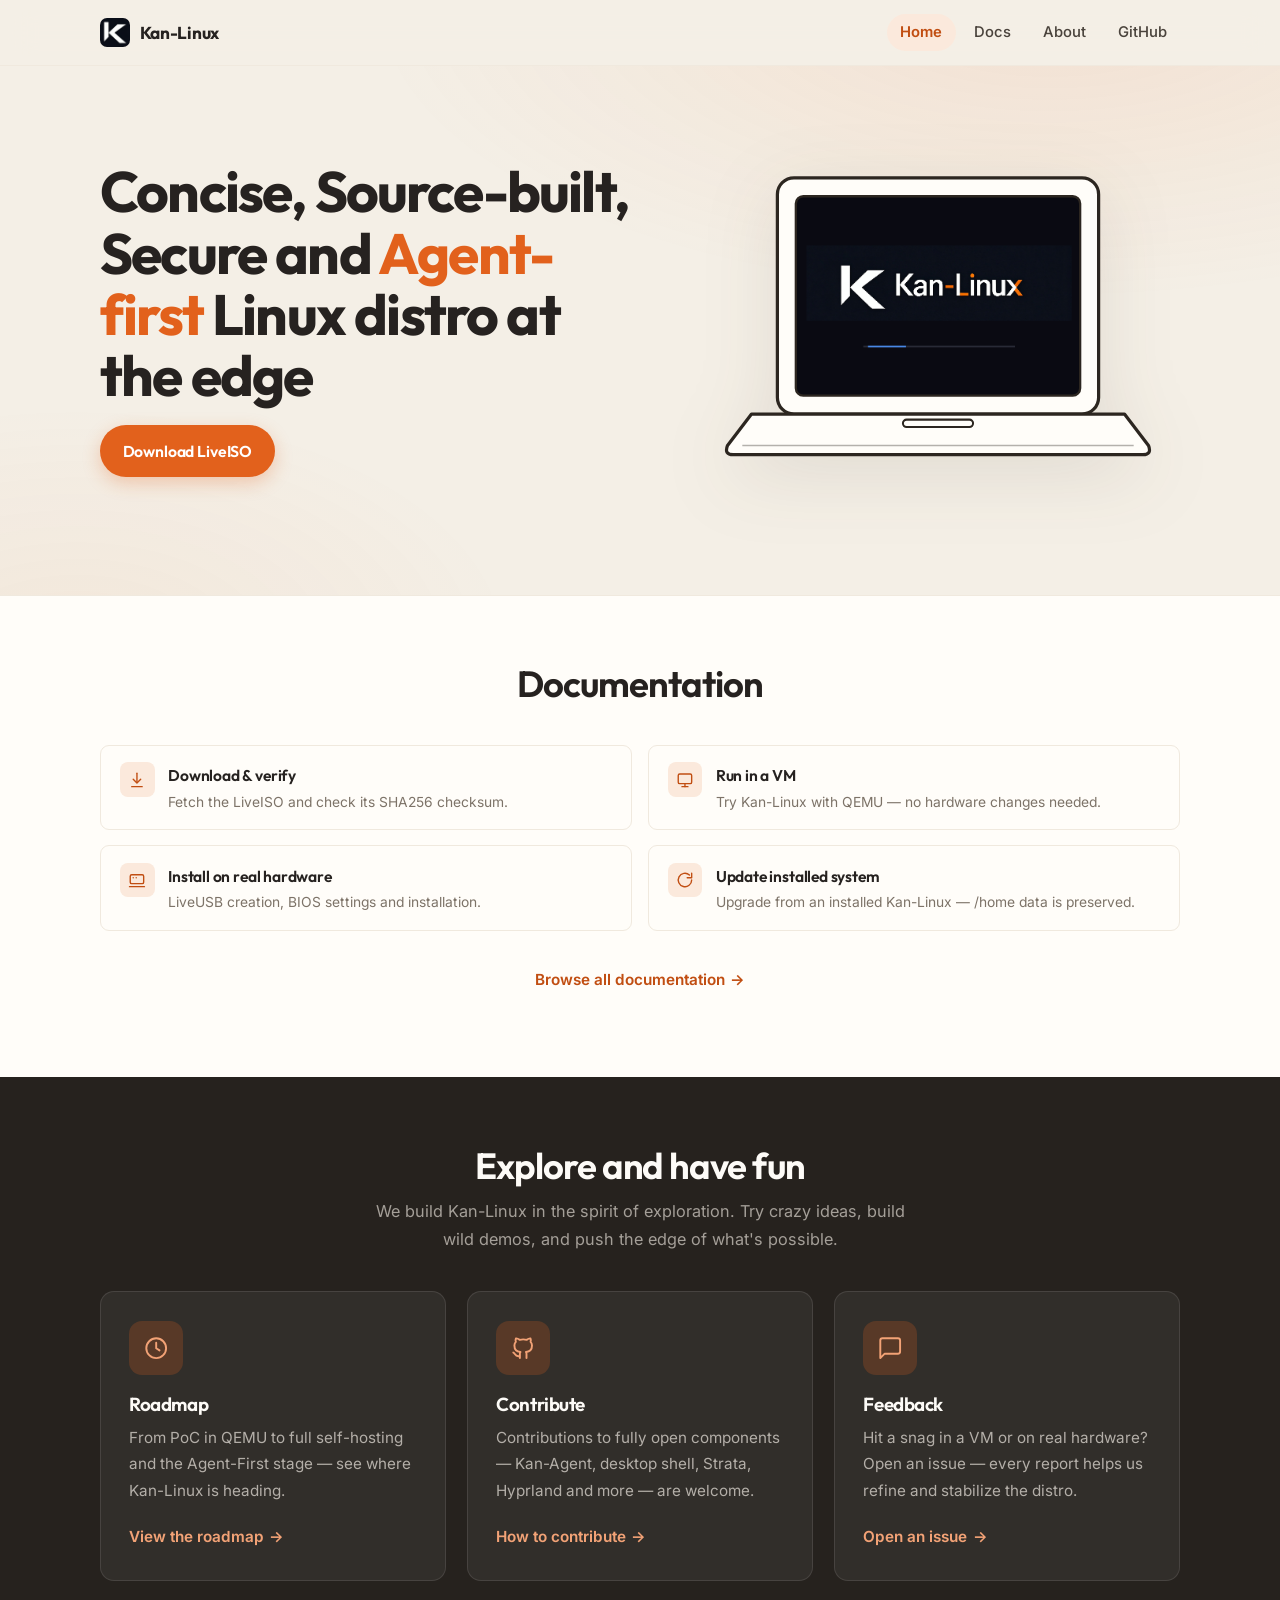
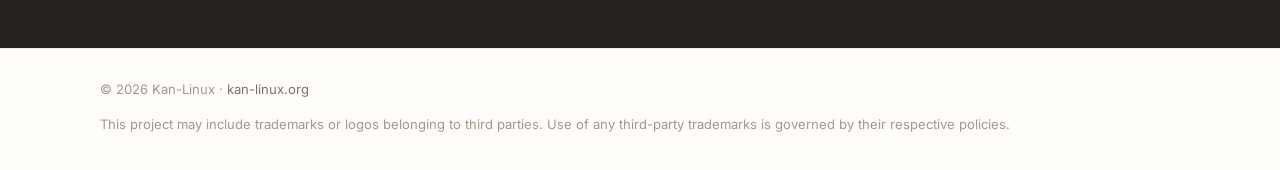
<file: index.html>
<!DOCTYPE html>
<html lang="en">
<head>
  <meta charset="UTF-8">
  <meta name="viewport" content="width=device-width, initial-scale=1.0">
  <meta name="description" content="Kan-Linux — a concise, secure, agent-first Linux distribution built from scratch in a single monorepo, for programmers, AI researchers and distro builders.">
  <meta name="theme-color" content="#f4efe6">
  <meta property="og:title" content="Kan-Linux — Concise, Secure, Agent-first Linux">
  <meta property="og:description" content="A concise, secure, agent-first Linux distribution built from scratch within a single repository.">
  <meta property="og:image" content="assets/kanlinux-banner.png">
  <title>Kan-Linux — Concise, Secure, Agent-first Linux</title>
  <link rel="icon" type="image/png" href="assets/favicon.png">
  <link rel="preconnect" href="https://fonts.googleapis.com">
  <link rel="preconnect" href="https://fonts.gstatic.com" crossorigin>
  <link href="https://fonts.googleapis.com/css2?family=Inter:wght@400;520;640&family=Outfit:wght@500;640;720&display=swap" rel="stylesheet">
  <link rel="stylesheet" href="css/style.css">
</head>
<body>

<a class="skip-link" href="#main">Skip to content</a>

<header class="site-header">
  <div class="wrap nav">
    <a class="brand" href="index.html" aria-label="Kan-Linux home">
      <img class="brand-mark" src="assets/kanlinux-mark.png" alt="">
      <span>Kan-Linux</span>
    </a>
    <ul class="nav-links">
      <li><a href="index.html" aria-current="page">Home</a></li>
      <li><a href="docs.html">Docs</a></li>
      <li><a href="about.html">About</a></li>
      <li><a href="https://github.com/kan-linux/kan" target="_blank" rel="noopener">GitHub</a></li>
    </ul>
  </div>
</header>

<main id="main">

  <!-- ============ Eye-catch (hero) ============ -->
  <section class="eye-catch">
    <div class="wrap eye-catch-grid">
      <div>
        <h1>
          Concise, Source-built, Secure and
          <span class="accent">Agent-first</span> Linux distro at the edge
        </h1>
        <div class="hero-actions">
          <a class="btn btn-primary" href="https://github.com/kan-linux/kan/releases/latest" target="_blank" rel="noopener">Download LiveISO</a>
        </div>
      </div>

      <!-- Hero illustration: clean line-art laptop with Kan-Linux logo, Asahi-style -->
      <div class="hero-art" aria-hidden="true">
        <svg viewBox="0 0 520 420" xmlns="http://www.w3.org/2000/svg" role="img">
          <defs>
            <clipPath id="screenClip">
              <rect x="106" y="62" width="308" height="216" rx="8"/>
            </clipPath>
          </defs>

          <!-- laptop lid -->
          <rect x="86" y="42" width="348" height="256" rx="18"
                fill="#fffdf9" stroke="#2c2620" stroke-width="3.5"/>
          <!-- screen: real Kan-Linux desktop screenshot -->
          <rect x="106" y="62" width="308" height="216" rx="8" fill="#0a0a12"/>
          <image href="assets/kan-linux-running.png"
                 x="106" y="62" width="308" height="216"
                 preserveAspectRatio="xMidYMid slice"
                 clip-path="url(#screenClip)"/>
          <rect x="106" y="62" width="308" height="216" rx="8"
                fill="none" stroke="#2c2620" stroke-width="2.5"/>

          <!-- laptop base -->
          <path d="M58 298 L462 298 L488 332 Q492 342 482 342 L38 342 Q28 342 32 332 Z"
                fill="#fffdf9" stroke="#2c2620" stroke-width="3.5" stroke-linejoin="round"/>
          <!-- trackpad hint -->
          <rect x="222" y="304" width="76" height="8" rx="4"
                fill="none" stroke="#2c2620" stroke-width="2.2"/>
          <!-- base groove -->
          <path d="M48 332 L472 332" stroke="#2c2620" stroke-width="1.6" opacity="0.35"/>
        </svg>
      </div>
    </div>
  </section>

  <!-- ============ Documentation ============ -->
  <section class="section section-white" id="docs">
    <div class="wrap">
      <div class="center-title">
        <h2>Documentation</h2>
      </div>

      <ul class="doc-links">
        <li>
          <a href="download-and-install.html#verify">
            <span class="ico"><svg viewBox="0 0 24 24"><path d="M12 3v12"/><path d="m7 11 5 5 5-5"/><path d="M5 21h14"/></svg></span>
            <span>
              <span class="t">Download &amp; verify</span>
              <span class="d">Fetch the LiveISO and check its SHA256 checksum.</span>
            </span>
          </a>
        </li>
        <li>
          <a href="download-and-install.html#vm">
            <span class="ico"><svg viewBox="0 0 24 24"><rect x="3" y="4" width="18" height="13" rx="2"/><path d="M8 21h8"/><path d="M12 17v4"/></svg></span>
            <span>
              <span class="t">Run in a VM</span>
              <span class="d">Try Kan-Linux with QEMU — no hardware changes needed.</span>
            </span>
          </a>
        </li>
        <li>
          <a href="download-and-install.html#hardware">
            <span class="ico"><svg viewBox="0 0 24 24"><rect x="3" y="5" width="18" height="12" rx="2"/><path d="M2 21h20"/><path d="M7 9h.01M11 9h.01"/></svg></span>
            <span>
              <span class="t">Install on real hardware</span>
              <span class="d">LiveUSB creation, BIOS settings and installation.</span>
            </span>
          </a>
        </li>
        <li>
          <a href="download-and-install.html#update">
            <span class="ico"><svg viewBox="0 0 24 24"><path d="M21 12a9 9 0 1 1-3-6.7"/><path d="M21 3v6h-6"/></svg></span>
            <span>
              <span class="t">Update installed system</span>
              <span class="d">Upgrade from an installed Kan-Linux — /home data is preserved.</span>
            </span>
          </a>
        </li>
      </ul>

      <p style="text-align:center; margin-top:2.15rem;">
        <a class="more-link" href="docs.html">Browse all documentation</a>
      </p>
    </div>
  </section>

  <!-- ============ Community / Contribute (dark) ============ -->
  <section class="section section-dark" id="community">
    <div class="wrap">
      <div class="center-title">
        <h2>Explore and have fun</h2>
        <p class="sub">
          We build Kan-Linux in the spirit of exploration. Try crazy ideas,
          build wild demos, and push the edge of what's possible.
        </p>
      </div>

      <div class="grid-3">
        <div class="card">
          <div class="card-icon" aria-hidden="true">
            <svg viewBox="0 0 24 24"><circle cx="12" cy="12" r="9"/><path d="M12 7v5l3 2"/></svg>
          </div>
          <h3>Roadmap</h3>
          <p>
            From PoC in QEMU to full self-hosting and the Agent-First stage —
            see where Kan-Linux is heading.
          </p>
          <a class="more-link" href="roadmap.html">View the roadmap</a>
        </div>

        <div class="card">
          <div class="card-icon" aria-hidden="true">
            <svg viewBox="0 0 24 24"><path d="M9 19c-4.3 1.4-4.3-2.5-6-3m12 5v-3.5c0-1 .1-1.4-.5-2 2.8-.3 5.5-1.4 5.5-6a4.6 4.6 0 0 0-1.3-3.2 4.2 4.2 0 0 0-.1-3.2s-1.1-.3-3.5 1.3a12.3 12.3 0 0 0-6.2 0C6.5 2.8 5.4 3.1 5.4 3.1a4.2 4.2 0 0 0-.1 3.2A4.6 4.6 0 0 0 4 9.5c0 4.6 2.7 5.7 5.5 6-.6.6-.6 1.2-.5 2V21"/></svg>
          </div>
          <h3>Contribute</h3>
          <p>
            Contributions to fully open components — Kan-Agent, desktop shell,
            Strata, Hyprland and more — are welcome.
          </p>
          <a class="more-link" href="contribute.html">How to contribute</a>
        </div>

        <div class="card">
          <div class="card-icon" aria-hidden="true">
            <svg viewBox="0 0 24 24"><path d="M21 15a2 2 0 0 1-2 2H7l-4 4V5a2 2 0 0 1 2-2h14a2 2 0 0 1 2 2z"/></svg>
          </div>
          <h3>Feedback</h3>
          <p>
            Hit a snag in a VM or on real hardware? Open an issue —
            every report helps us refine and stabilize the distro.
          </p>
          <a class="more-link" href="https://github.com/kan-linux/kan/issues" target="_blank" rel="noopener">Open an issue</a>
        </div>
      </div>
    </div>
  </section>

</main>

<footer class="site-footer">
  <div class="wrap">
    <div class="footer-bottom">
      <span>© 2026 Kan-Linux · <a href="https://kan-linux.org">kan-linux.org</a></span>
      <span>
        This project may include trademarks or logos belonging to third parties.
        Use of any third-party trademarks is governed by their respective policies.
      </span>
    </div>
  </div>
</footer>

</body>
</html>
</file>
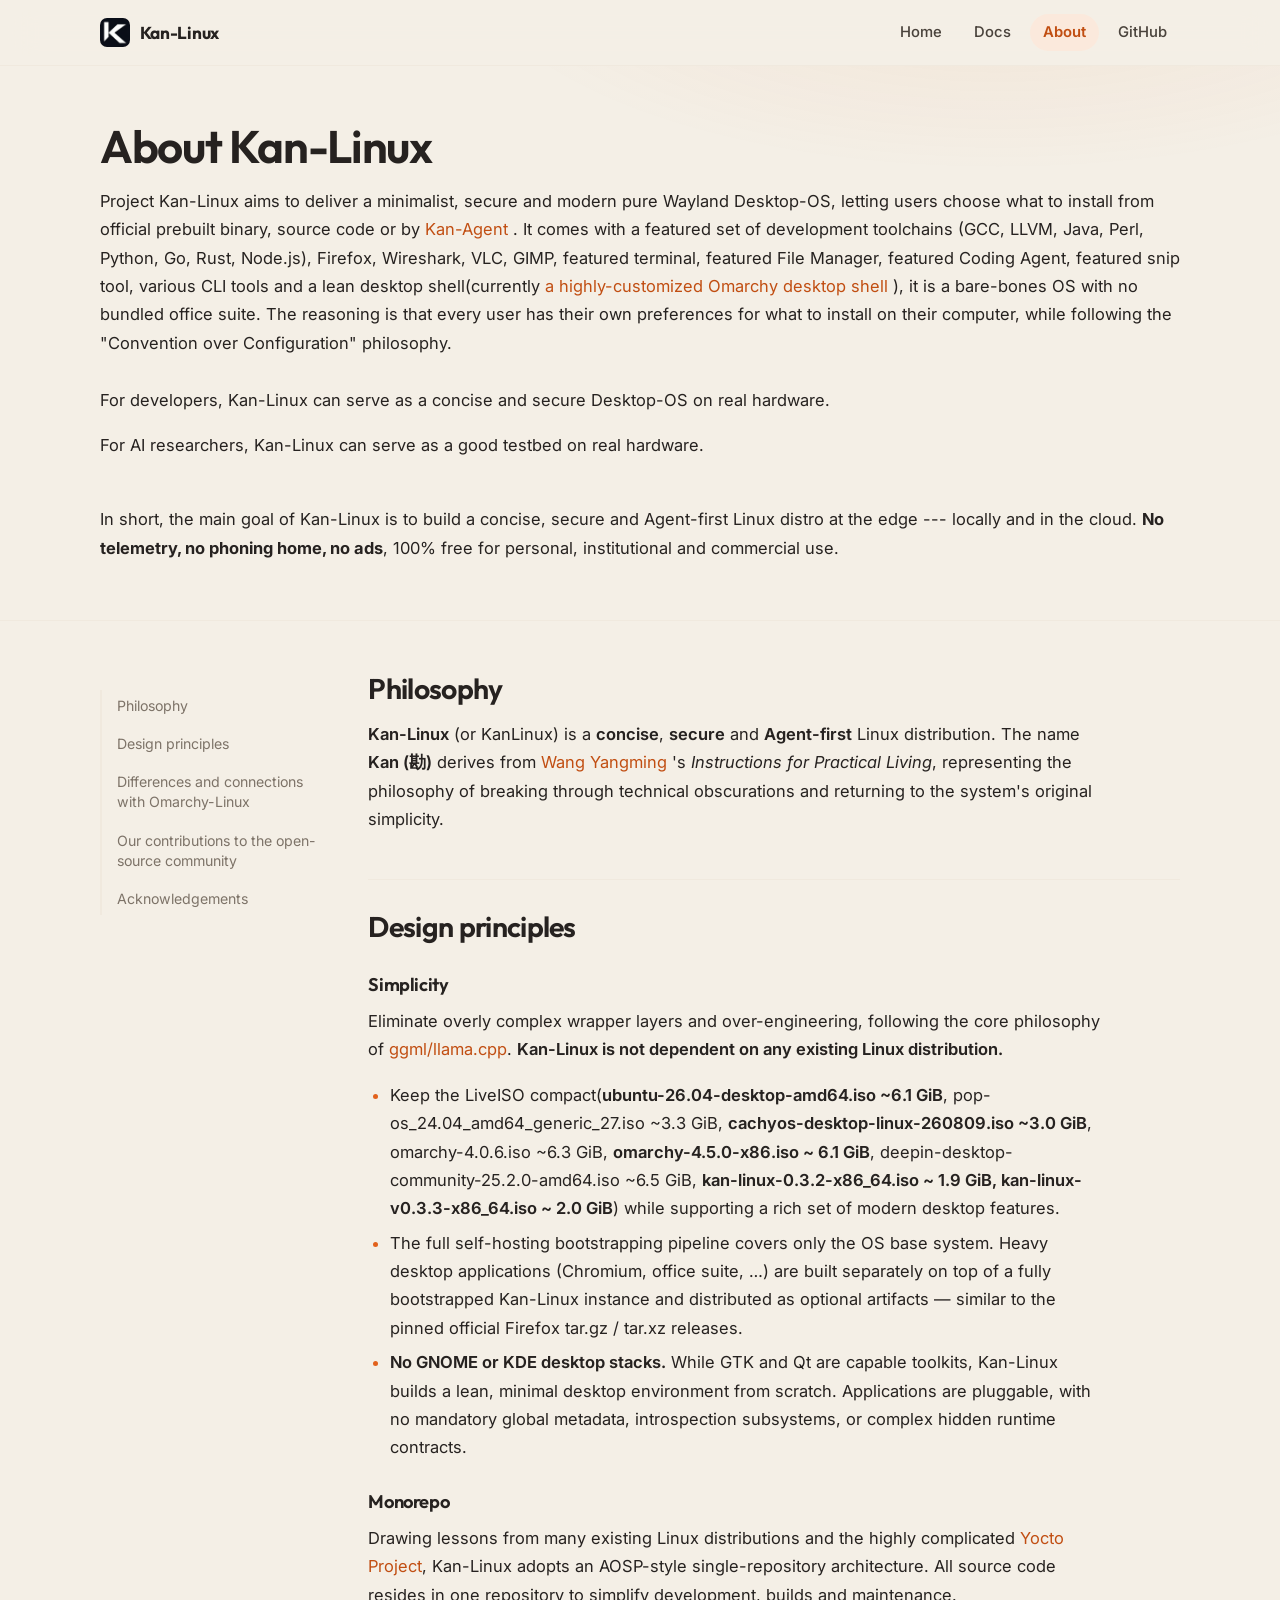
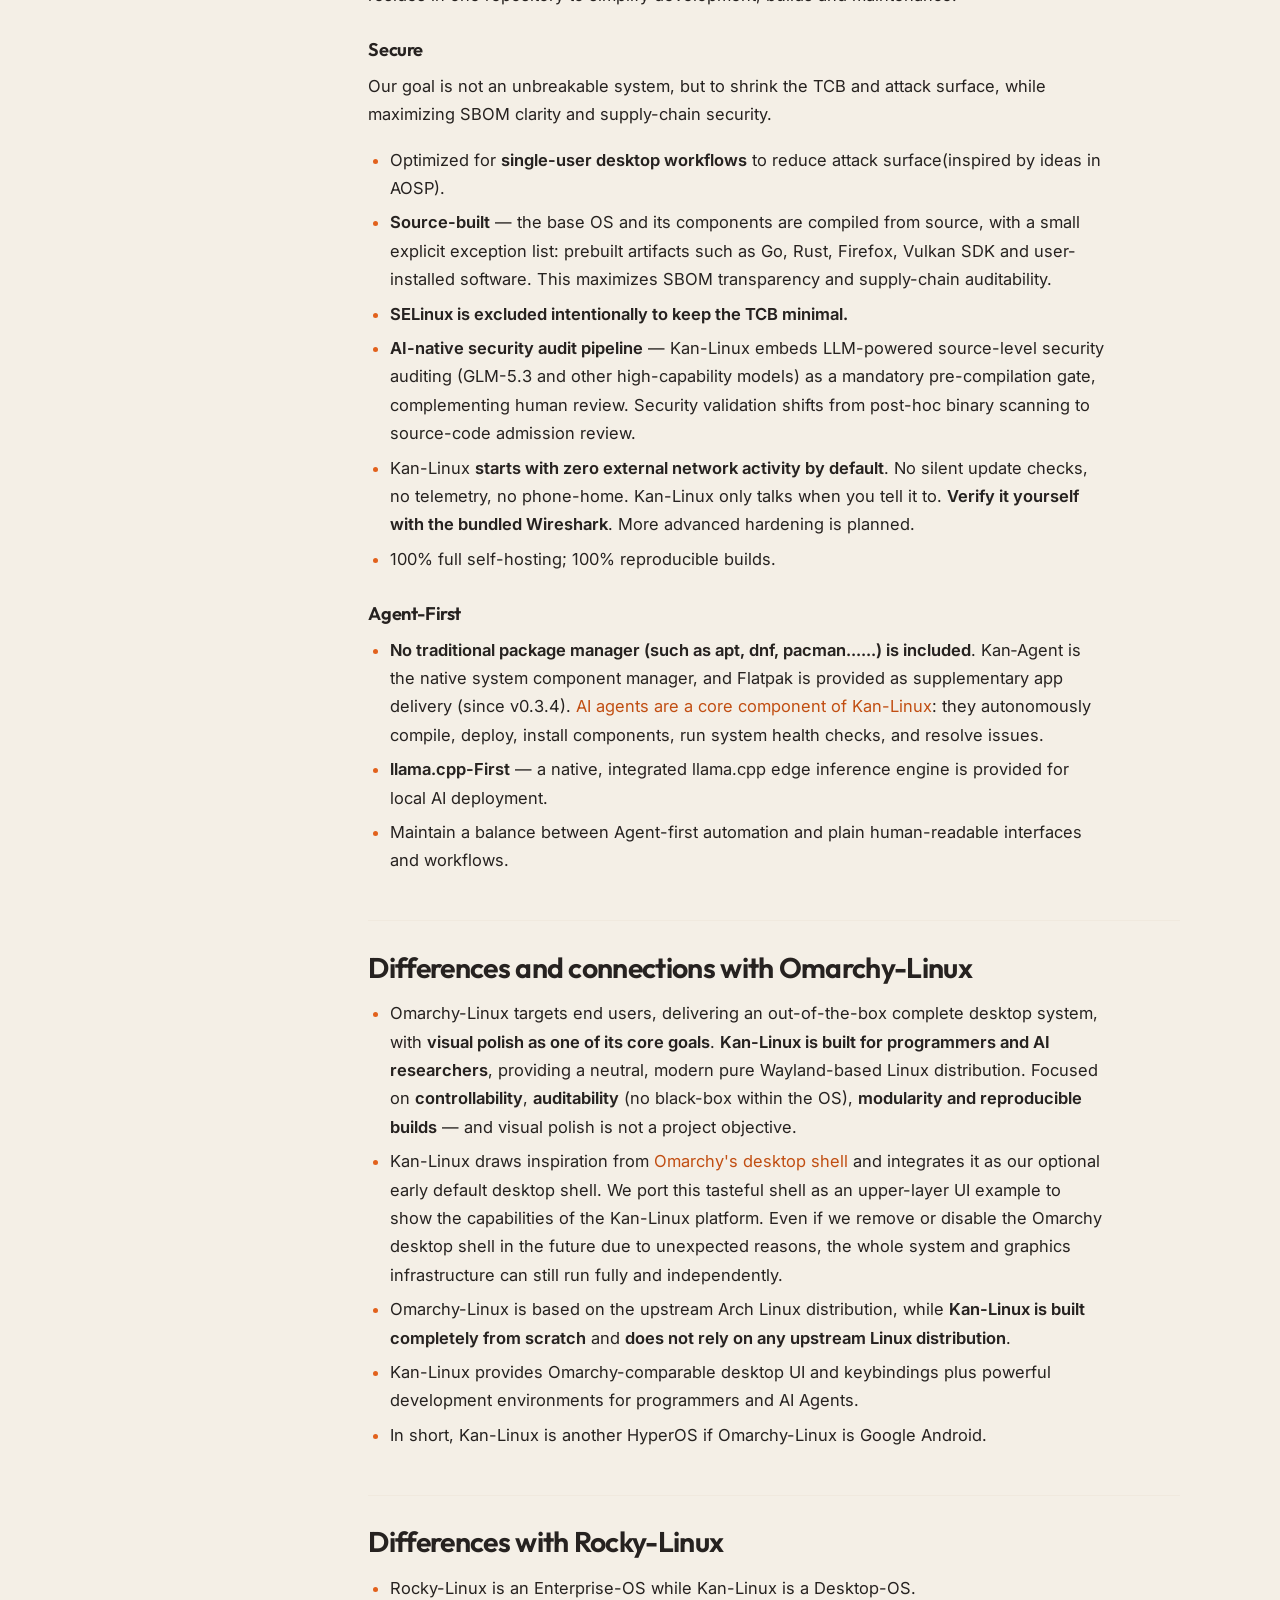
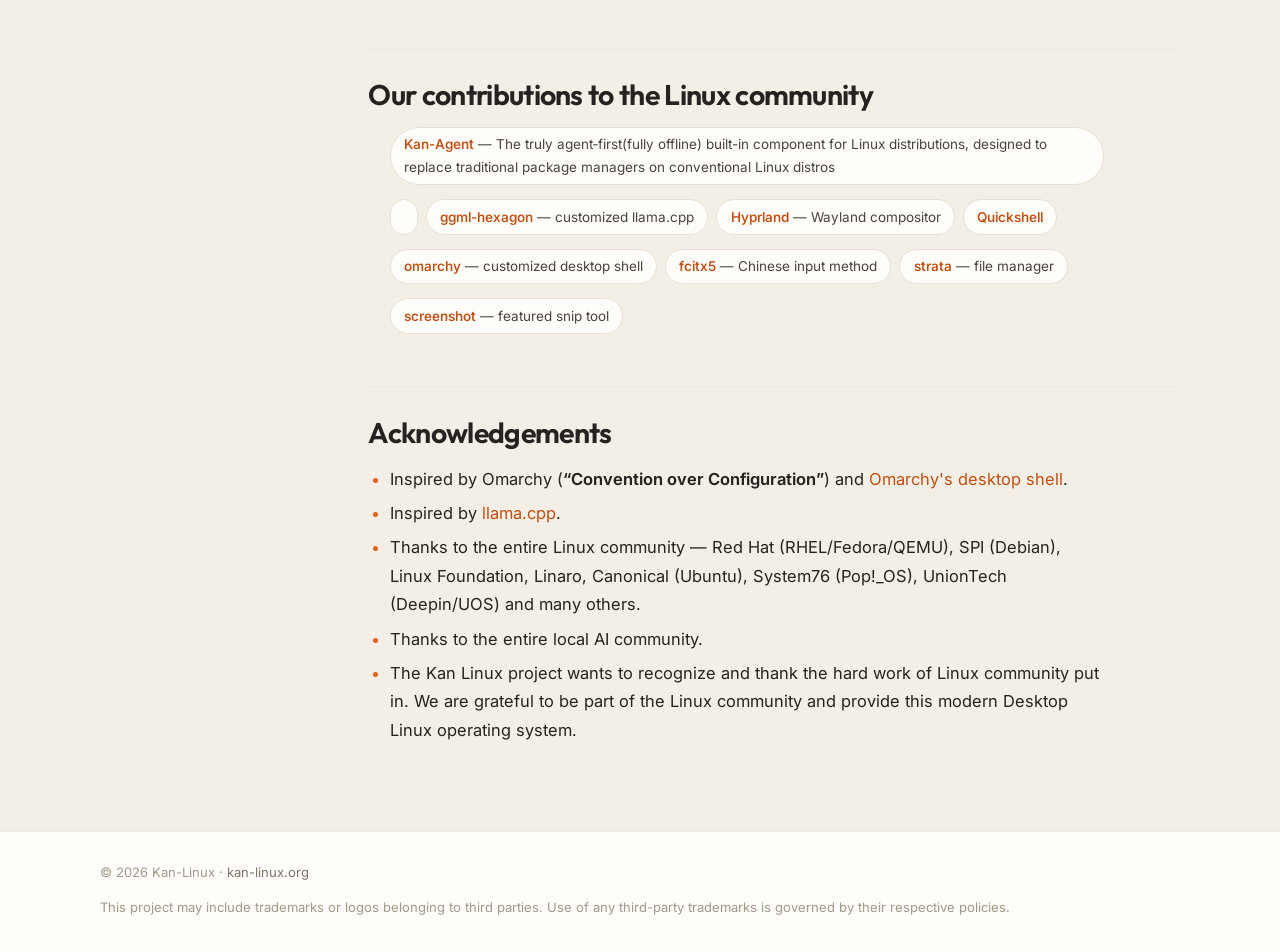
<file: about.html>
<!DOCTYPE html>
<html lang="en">
<head>
  <meta charset="UTF-8">
  <meta name="viewport" content="width=device-width, initial-scale=1.0">
  <meta name="description" content="About Kan-Linux — the philosophy of 勘 (Kan), design principles, roadmap, how to contribute, and our contributions to the open-source community.">
  <meta name="theme-color" content="#f4efe6">
  <title>About — Kan-Linux</title>
  <link rel="icon" type="image/png" href="assets/favicon.png">
  <link rel="preconnect" href="https://fonts.googleapis.com">
  <link rel="preconnect" href="https://fonts.gstatic.com" crossorigin>
  <link href="https://fonts.googleapis.com/css2?family=Inter:wght@400;520;640&family=Outfit:wght@500;640;720&display=swap" rel="stylesheet">
  <link rel="stylesheet" href="css/style.css">
</head>
<body>

<a class="skip-link" href="#main">Skip to content</a>

<header class="site-header">
  <div class="wrap nav">
    <a class="brand" href="index.html" aria-label="Kan-Linux home">
      <img class="brand-mark" src="assets/kanlinux-mark.png" alt="">
      <span>Kan-Linux</span>
    </a>
    <ul class="nav-links">
      <li><a href="index.html">Home</a></li>
      <li><a href="docs.html">Docs</a></li>
      <li><a href="about.html" aria-current="page">About</a></li>
      <li><a href="https://github.com/kan-linux/kan" target="_blank" rel="noopener">GitHub</a></li>
    </ul>
  </div>
</header>

<main id="main">

  <section class="page-hero">
    <div class="wrap">
      <h1>About Kan-Linux</h1>

      Project Kan-Linux aims to deliver a minimalist, secure and modern pure Wayland Desktop-OS, letting users choose what to install from official prebuilt binary, source code or by
          <a href="https://github.com/kan-linux/kan-agent" target="_blank" rel="noopener">Kan-Agent</a>
. It comes with a featured set of development toolchains (GCC, LLVM, Java, Perl, Python, Go, Rust, Node.js), Firefox, Wireshark, VLC, GIMP, featured terminal, featured File Manager, featured Coding Agent, featured snip tool, various CLI tools and a lean desktop shell(currently
          <a href="https://github.com/kan-linux/omarchy" target="_blank" rel="noopener">a highly-customized Omarchy desktop shell</a>
), it is a bare-bones OS with no bundled office suite. The reasoning is that every user has their own preferences for what to install on their computer, while following the "Convention over Configuration" philosophy.

<p>
<br>
For developers, Kan-Linux can serve as a concise and secure Desktop-OS on real hardware.
</p>

<p>
For AI researchers, Kan-Linux can serve as a good testbed on real hardware.
</p>

        <p>
          <br>
          In short, the main goal of Kan-Linux is to build a concise, secure and Agent-first
          Linux distro at the edge --- locally and in the cloud. <strong>No telemetry, no phoning home, no ads</strong>,
          100% free for personal, institutional and commercial use.
        </p>

    </div>
  </section>

  <div class="prose">
    <div class="wrap docs-layout">
      <nav class="toc" aria-label="On this page">
        <ul>
          <li><a href="#philosophy">Philosophy</a></li>
          <li><a href="#principles">Design principles</a></li>
          <li><a href="#omarchy">Differences and connections with Omarchy-Linux</a></li>
          <li><a href="#oss">Our contributions to the open-source community</a></li>
          <li><a href="#credits">Acknowledgements</a></li>
        </ul>
      </nav>

      <div>
        <!-- ============================================================ -->
        <h2 id="philosophy">Philosophy</h2>
        <p>
          <strong>Kan-Linux</strong> (or KanLinux) is a <strong>concise</strong>,
          <strong>secure</strong> and <strong>Agent-first</strong> Linux distribution.
          The name <strong>Kan (勘)</strong> derives from
          <a href="https://en.wikipedia.org/wiki/Wang_Yangming" target="_blank" rel="noopener">Wang Yangming</a>
          's <em>Instructions for Practical Living</em>, representing the philosophy of
          breaking through technical obscurations and returning to the system's
          original simplicity.
        </p>


        <!-- ============================================================ -->
        <h2 id="principles">Design principles</h2>

        <h3>Simplicity</h3>
        <p>
          Eliminate overly complex wrapper layers and over-engineering, following the
          core philosophy of
          <a href="https://github.com/ggml-org/llama.cpp" target="_blank" rel="noopener">ggml/llama.cpp</a>.
          <strong>Kan-Linux is not dependent on any existing Linux distribution.</strong>
        </p>
        <ul>
            <li>Keep the LiveISO compact(<strong>ubuntu-26.04-desktop-amd64.iso ~6.1 GiB</strong>, pop-os_24.04_amd64_generic_27.iso ~3.3 GiB, <strong>cachyos-desktop-linux-260809.iso ~3.0 GiB</strong>, omarchy-4.0.6.iso ~6.3 GiB, <strong>omarchy-4.5.0-x86.iso ~ 6.1 GiB</strong>, deepin-desktop-community-25.2.0-amd64.iso ~6.5 GiB, <strong>kan-linux-0.3.2-x86_64.iso ~ 1.9 GiB, kan-linux-v0.3.3-x86_64.iso ~ 2.0 GiB</strong>) while supporting a rich set of modern desktop features.</li>
          <li>
            The full self-hosting bootstrapping pipeline covers only the OS base system.
            Heavy desktop applications (Chromium, office suite, …) are built separately on
            top of a fully bootstrapped Kan-Linux instance and distributed as optional
            artifacts — similar to the pinned official Firefox tar.gz / tar.xz releases.
          </li>
          <li>
            <strong>No GNOME or KDE desktop stacks.</strong> While GTK and Qt are capable
            toolkits, Kan-Linux builds a lean, minimal desktop environment from scratch.
            Applications are pluggable, with no mandatory global metadata, introspection
            subsystems, or complex hidden runtime contracts.
          </li>
        </ul>

        <h3>Monorepo</h3>
        <p>
          Drawing lessons from many existing Linux distributions and the highly
          complicated <a href="https://www.yoctoproject.org/" target="_blank" rel="noopener">Yocto Project</a>,
          Kan-Linux adopts an AOSP-style single-repository architecture. All source code
          resides in one repository to simplify development, builds and maintenance.
        </p>

        <h3>Secure</h3>
        <p>
          Our goal is not an unbreakable system, but to shrink the TCB and attack surface,
          while maximizing SBOM clarity and supply-chain security.
        </p>
        <ul>
            <li>Optimized for <strong>single-user desktop workflows</strong> to reduce attack surface(inspired by ideas in AOSP).</li>
          <li>
            <strong>Source-built</strong> — the base OS and its components are compiled from
            source, with a small explicit exception list: prebuilt artifacts such as Go, Rust,
            Firefox, Vulkan SDK and user-installed software. This maximizes SBOM transparency
            and supply-chain auditability.
          </li>
          <li><strong>SELinux is excluded intentionally to keep the TCB minimal.</strong></li>
          <li>
            <strong>AI-native security audit pipeline</strong> — Kan-Linux embeds LLM-powered
            source-level security auditing (GLM-5.3 and other high-capability models) as a
            mandatory pre-compilation gate, complementing human review. Security validation
            shifts from post-hoc binary scanning to source-code admission review.
          </li>
          <li> Kan-Linux <strong>starts with zero external network activity by default</strong>. No silent update checks, no telemetry, no phone-home. Kan-Linux only talks when you tell it to. <strong>Verify it yourself with the bundled Wireshark</strong>. More advanced hardening is planned.</li>
          <li>100% full self-hosting; 100% reproducible builds.</li>
        </ul>

        <h3>Agent-First</h3>
        <ul>

          <li>
              <strong>No traditional package manager (such as apt, dnf, pacman......) is included</strong>. Kan‑Agent is the native system component manager, and Flatpak is provided as supplementary app delivery (since v0.3.4).
            <a href="https://github.com/kan-linux/kan-agent" target="_blank" rel="noopener">AI agents are a core component of Kan-Linux</a>:
            they autonomously compile, deploy, install components, run system health checks,
            and resolve issues.
          </li>

          <li>
            <strong>llama.cpp-First</strong> — a native, integrated llama.cpp edge inference
            engine is provided for local AI deployment.
          </li>
          <li>
            Maintain a balance between Agent-first automation and plain human-readable
            interfaces and workflows.
          </li>
        </ul>

        <!-- ============================================================ -->
        <h2 id="omarchy">Differences and connections with Omarchy-Linux</h2>
        <ul>
          <li>
            Omarchy-Linux targets end users, delivering an out-of-the-box complete desktop
            system, with <strong>visual polish as one of its core goals</strong>.
            <strong>Kan-Linux is built for programmers and AI researchers</strong>, providing
            a neutral, modern pure Wayland-based Linux distribution. Focused on
            <strong>controllability</strong>, <strong>auditability</strong> (no black-box
            within the OS), <strong>modularity and reproducible builds</strong> — and visual
            polish is not a project objective.
          </li>
          <li>
            Kan-Linux draws inspiration from
            <a href="https://github.com/kan-linux/omarchy" target="_blank" rel="noopener">Omarchy's desktop shell</a>
            and integrates it as our optional early default desktop shell. We port this
            tasteful shell as an upper-layer UI example to show the capabilities of the
            Kan-Linux platform. Even if we remove or disable the Omarchy desktop shell in
            the future due to unexpected reasons, the whole system and graphics
            infrastructure can still run fully and independently.
          </li>
          <li>
            Omarchy-Linux is based on the upstream Arch Linux distribution, while <strong>Kan-Linux
            is built completely from scratch</strong> and <strong>does not rely on any upstream Linux
            distribution</strong>.
          </li>
          <li>
            Kan-Linux provides Omarchy-comparable desktop UI and keybindings plus powerful
            development environments for programmers and AI Agents.
          </li>
          <li>
            In short, Kan-Linux is another HyperOS if Omarchy-Linux is Google Android.
          </li>
        </ul>

        <h2 id="omarchy">Differences with Rocky-Linux</h2>
        <ul>
          <li>
            Rocky-Linux is an Enterprise-OS while Kan-Linux is a Desktop-OS.
          </li>
        </ul>

        <!-- ============================================================ -->
        <h2 id="oss">Our contributions to the Linux community</h2>
        <ul class="tag-list">
          <li><a href="https://github.com/kan-linux/kan-agent" target="_blank" rel="noopener">Kan-Agent</a> — The truly agent‑first(fully offline) built-in component for Linux distributions, designed to replace traditional package managers on conventional Linux distros<li>
          <li><a href="https://github.com/kan-linux/ggml-hexagon" target="_blank" rel="noopener">ggml-hexagon</a> — customized llama.cpp</li>
          <li><a href="https://github.com/hyprwm/.github/discussions/116" target="_blank" rel="noopener">Hyprland</a> — Wayland compositor</li>
          <li><a href="https://github.com/quickshell-mirror/quickshell/pull/1261" target="_blank" rel="noopener">Quickshell</a></li>
          <li><a href="https://github.com/kan-linux/omarchy" target="_blank" rel="noopener">omarchy</a> — customized desktop shell</li>
          <li><a href="https://github.com/kan-linux/fcitx5" target="_blank" rel="noopener">fcitx5</a> — Chinese input method</li>
          <li><a href="https://github.com/lgse/strata/pull/2072" target="_blank" rel="noopener">strata</a> — file manager</li>
          <li><a href="https://github.com/manateelazycat/omarchy-screenshot/pull/12" target="_blank" rel="noopener">screenshot</a> — featured snip tool</li>
        </ul>

        <!-- ============================================================ -->
        <h2 id="credits">Acknowledgements</h2>
        <ul>
          <li>
            Inspired by Omarchy (<strong>“Convention over Configuration”</strong>) and
            <a href="https://github.com/omacom/omarchy" target="_blank" rel="noopener">Omarchy's desktop shell</a>.
          </li>
          <li>Inspired by <a href="https://github.com/ggml-org/llama.cpp" target="_blank" rel="noopener">llama.cpp</a>.</li>
          <li>
            Thanks to the entire Linux community — Red Hat (RHEL/Fedora/QEMU), SPI (Debian),
            Linux Foundation, Linaro, Canonical (Ubuntu), System76 (Pop!_OS), UnionTech
            (Deepin/UOS) and many others.
          </li>
          <li>
            Thanks to the entire local AI community.
          </li>
          <li>
            The Kan Linux project wants to recognize and thank the hard work of Linux
            community put in. We are grateful to be part of the Linux community and
            provide this modern Desktop Linux operating system.
          </li>
        </ul>
      </div>
    </div>
  </div>

</main>

<footer class="site-footer">
  <div class="wrap">
    <div class="footer-bottom">
      <span>© 2026 Kan-Linux · <a href="https://kan-linux.org">kan-linux.org</a></span>
      <span>
        This project may include trademarks or logos belonging to third parties.
        Use of any third-party trademarks is governed by their respective policies.
      </span>
    </div>
  </div>
</footer>

</body>
</html>
</file>
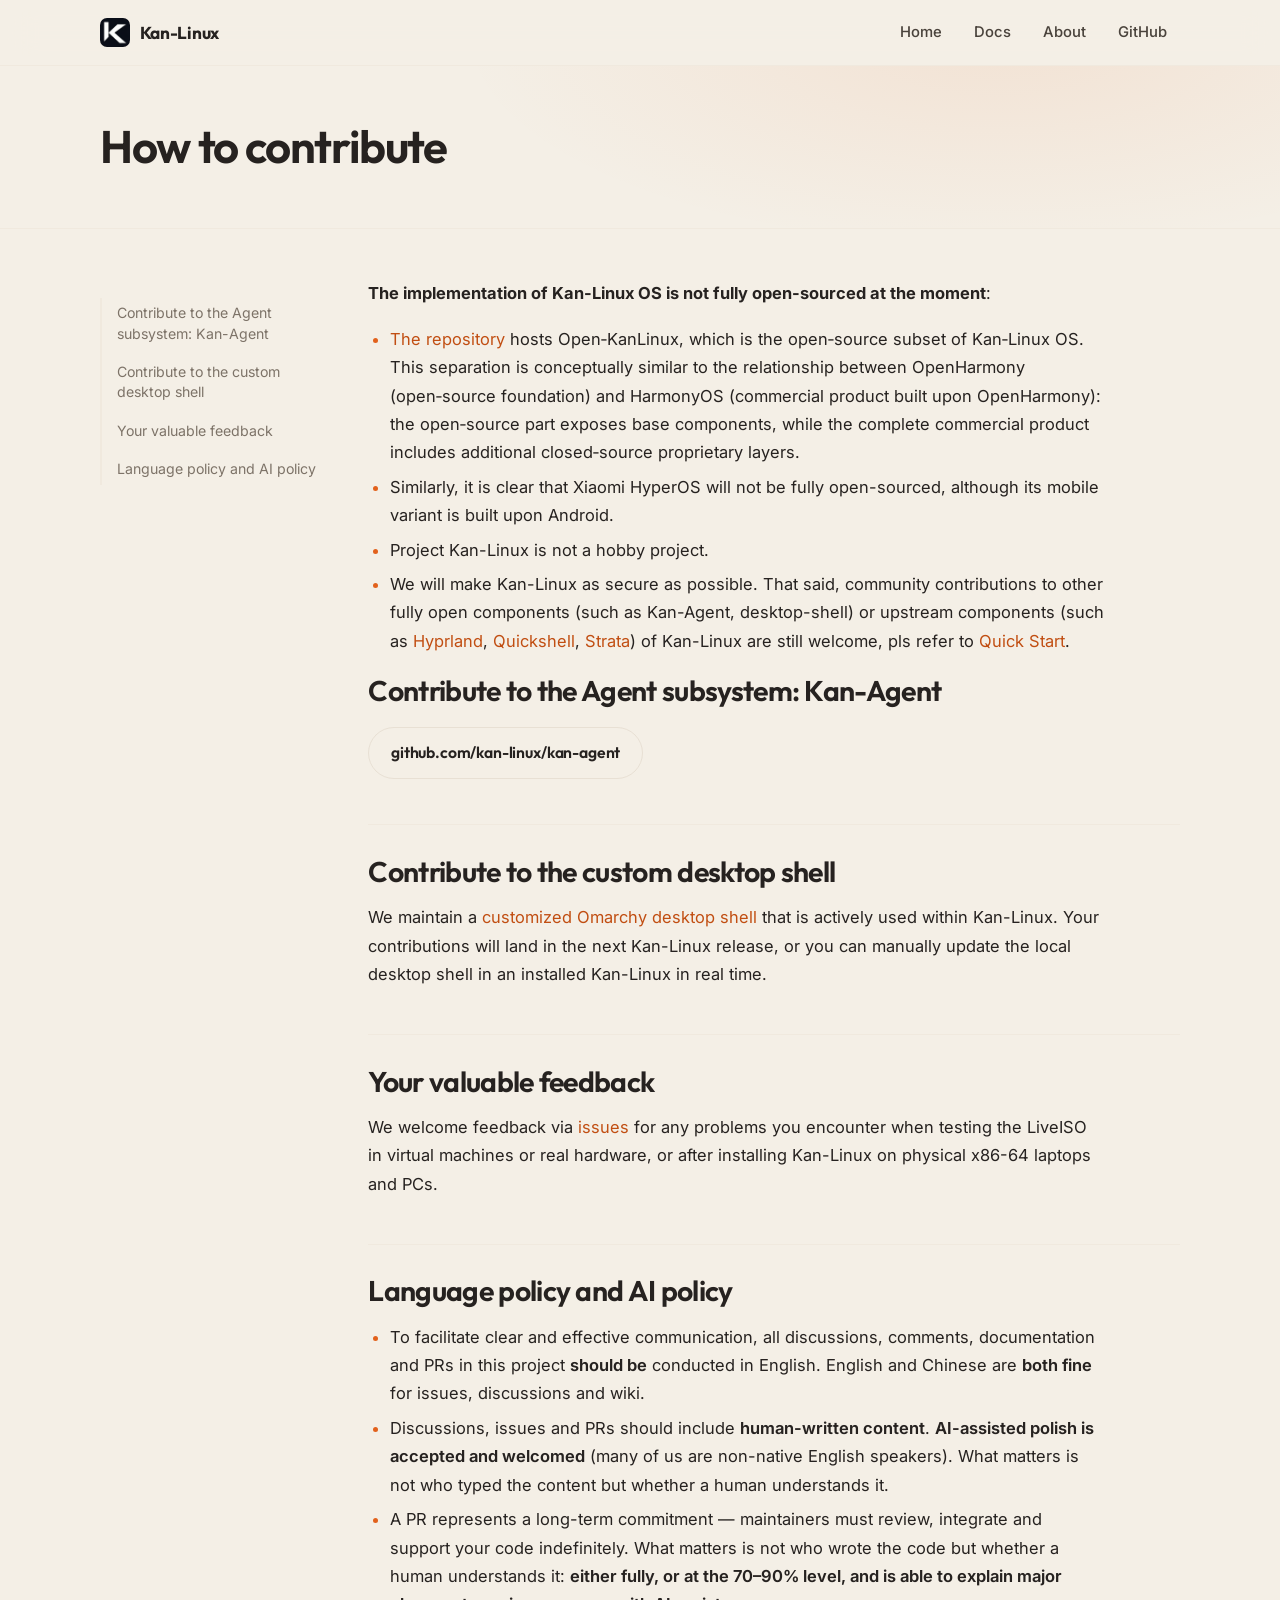
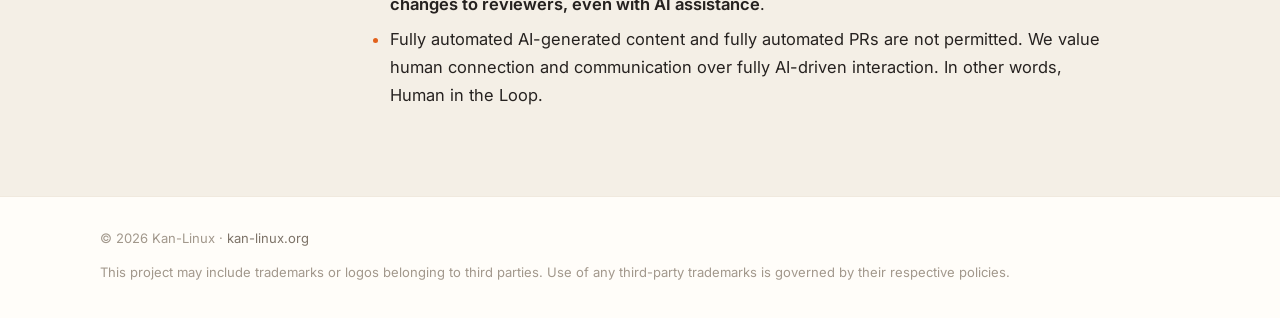
<file: contribute.html>
<!DOCTYPE html>
<html lang="en">
<head>
  <meta charset="UTF-8">
  <meta name="viewport" content="width=device-width, initial-scale=1.0">
  <meta name="description" content="Contribute to Kan-Linux — Kan-Agent, the custom desktop shell, feedback, and our language & AI policy.">
  <meta name="theme-color" content="#f4efe6">
  <title>Contribute — Kan-Linux</title>
  <link rel="icon" type="image/png" href="assets/favicon.png">
  <link rel="preconnect" href="https://fonts.googleapis.com">
  <link rel="preconnect" href="https://fonts.gstatic.com" crossorigin>
  <link href="https://fonts.googleapis.com/css2?family=Inter:wght@400;520;640&family=Outfit:wght@500;640;720&display=swap" rel="stylesheet">
  <link rel="stylesheet" href="css/style.css">
</head>
<body>

<a class="skip-link" href="#main">Skip to content</a>

<header class="site-header">
  <div class="wrap nav">
    <a class="brand" href="index.html" aria-label="Kan-Linux home">
      <img class="brand-mark" src="assets/kanlinux-mark.png" alt="">
      <span>Kan-Linux</span>
    </a>
    <ul class="nav-links">
      <li><a href="index.html">Home</a></li>
      <li><a href="docs.html">Docs</a></li>
      <li><a href="about.html">About</a></li>
      <li><a href="https://github.com/kan-linux/kan" target="_blank" rel="noopener">GitHub</a></li>
    </ul>
  </div>
</header>

<main id="main">

  <section class="page-hero">
    <div class="wrap">
      <h1>How to contribute</h1>
    </div>
  </section>

  <div class="prose">
    <div class="wrap docs-layout">
      <nav class="toc" aria-label="On this page">
        <ul>
          <li><a href="#agent">Contribute to the Agent subsystem: Kan-Agent</a></li>
          <li><a href="#shell">Contribute to the custom desktop shell</a></li>
          <li><a href="#feedback">Your valuable feedback</a></li>
          <li><a href="#policy">Language policy and AI policy</a></li>
        </ul>
      </nav>

      <div>
        <p>


 <b>The implementation of Kan-Linux OS is not fully open-sourced at the moment</b>:
 <ul>
     <li>
         <a href="https://github.com/kan-linux/kan" target="_blank" rel="noopener">The repository</a> hosts Open‑KanLinux, which is the open‑source subset of Kan‑Linux OS. This separation is conceptually similar to the relationship between OpenHarmony (open‑source foundation) and HarmonyOS (commercial product built upon OpenHarmony): the open‑source part exposes base components, while the complete commercial product includes additional closed‑source proprietary layers.
     </li>

     <li>
       Similarly, it is clear that Xiaomi HyperOS will not be fully open-sourced, although its mobile variant is built upon Android.
     </li>

     <li>
      Project Kan-Linux is not a hobby project.
     </li>

     <li>
   We will make Kan-Linux as secure as possible.
  That said, community contributions to other fully open components (such as Kan-Agent, desktop-shell) or upstream components (such as
          <a href="https://github.com/hyprwm/Hyprland" target="_blank" rel="noopener">Hyprland</a>,
          <a href="https://github.com/quickshell-mirror/quickshell" target="_blank" rel="noopener">Quickshell</a>,
          <a href="https://github.com/lgse/strata" target="_blank" rel="noopener">Strata</a>)
          of Kan-Linux are still welcome, pls refer to <a href="https://github.com/kan-linux/kan/discussions/43" target="_blank" rel="noopener">Quick Start</a>.
     </li>
 </ul>


        </p>

        <h2 id="agent">Contribute to the Agent subsystem: Kan-Agent</h2>
        <div class="link-row">
          <a class="btn btn-ghost" href="https://github.com/kan-linux/kan-agent" target="_blank" rel="noopener">github.com/kan-linux/kan-agent</a>
        </div>

        <h2 id="shell">Contribute to the custom desktop shell</h2>
        <p>
          We maintain a <a href="https://github.com/kan-linux/omarchy" target="_blank" rel="noopener">customized Omarchy desktop shell</a>
          that is actively used within Kan-Linux. Your contributions will land in the next
          Kan-Linux release, or you can manually update the local desktop shell in an
          installed Kan-Linux in real time.
        </p>

        <h2 id="feedback">Your valuable feedback</h2>
        <p>
          We welcome feedback via
          <a href="https://github.com/kan-linux/kan/issues" target="_blank" rel="noopener">issues</a>
          for any problems you encounter when testing the LiveISO in virtual machines or
          real hardware, or after installing Kan-Linux on physical x86-64 laptops and PCs.
        </p>

        <h2 id="policy">Language policy and AI policy</h2>
        <ul>
          <li>
            To facilitate clear and effective communication, all discussions, comments,
            documentation and PRs in this project <strong>should be</strong> conducted in
            English. English and Chinese are <strong>both fine</strong> for issues,
            discussions and wiki.
          </li>
          <li>
            Discussions, issues and PRs should include <strong>human-written content</strong>.
            <strong>AI-assisted polish is accepted and welcomed</strong> (many of us are
            non-native English speakers). What matters is not who typed the content but
            whether a human understands it.
          </li>
          <li>
            A PR represents a long-term commitment — maintainers must review, integrate and
            support your code indefinitely. What matters is not who wrote the code but
            whether a human understands it: <strong>either fully, or at the 70–90% level, and
            is able to explain major changes to reviewers, even with AI assistance</strong>.
          </li>
          <li>
            Fully automated AI-generated content and fully automated PRs are not permitted.
            We value human connection and communication over fully AI-driven interaction. In other words, Human in the Loop.
          </li>
        </ul>
      </div>
    </div>
  </div>

</main>

<footer class="site-footer">
  <div class="wrap">
    <div class="footer-bottom">
      <span>© 2026 Kan-Linux · <a href="https://kan-linux.org">kan-linux.org</a></span>
      <span>
        This project may include trademarks or logos belonging to third parties.
        Use of any third-party trademarks is governed by their respective policies.
      </span>
    </div>
  </div>
</footer>

</body>
</html>
</file>
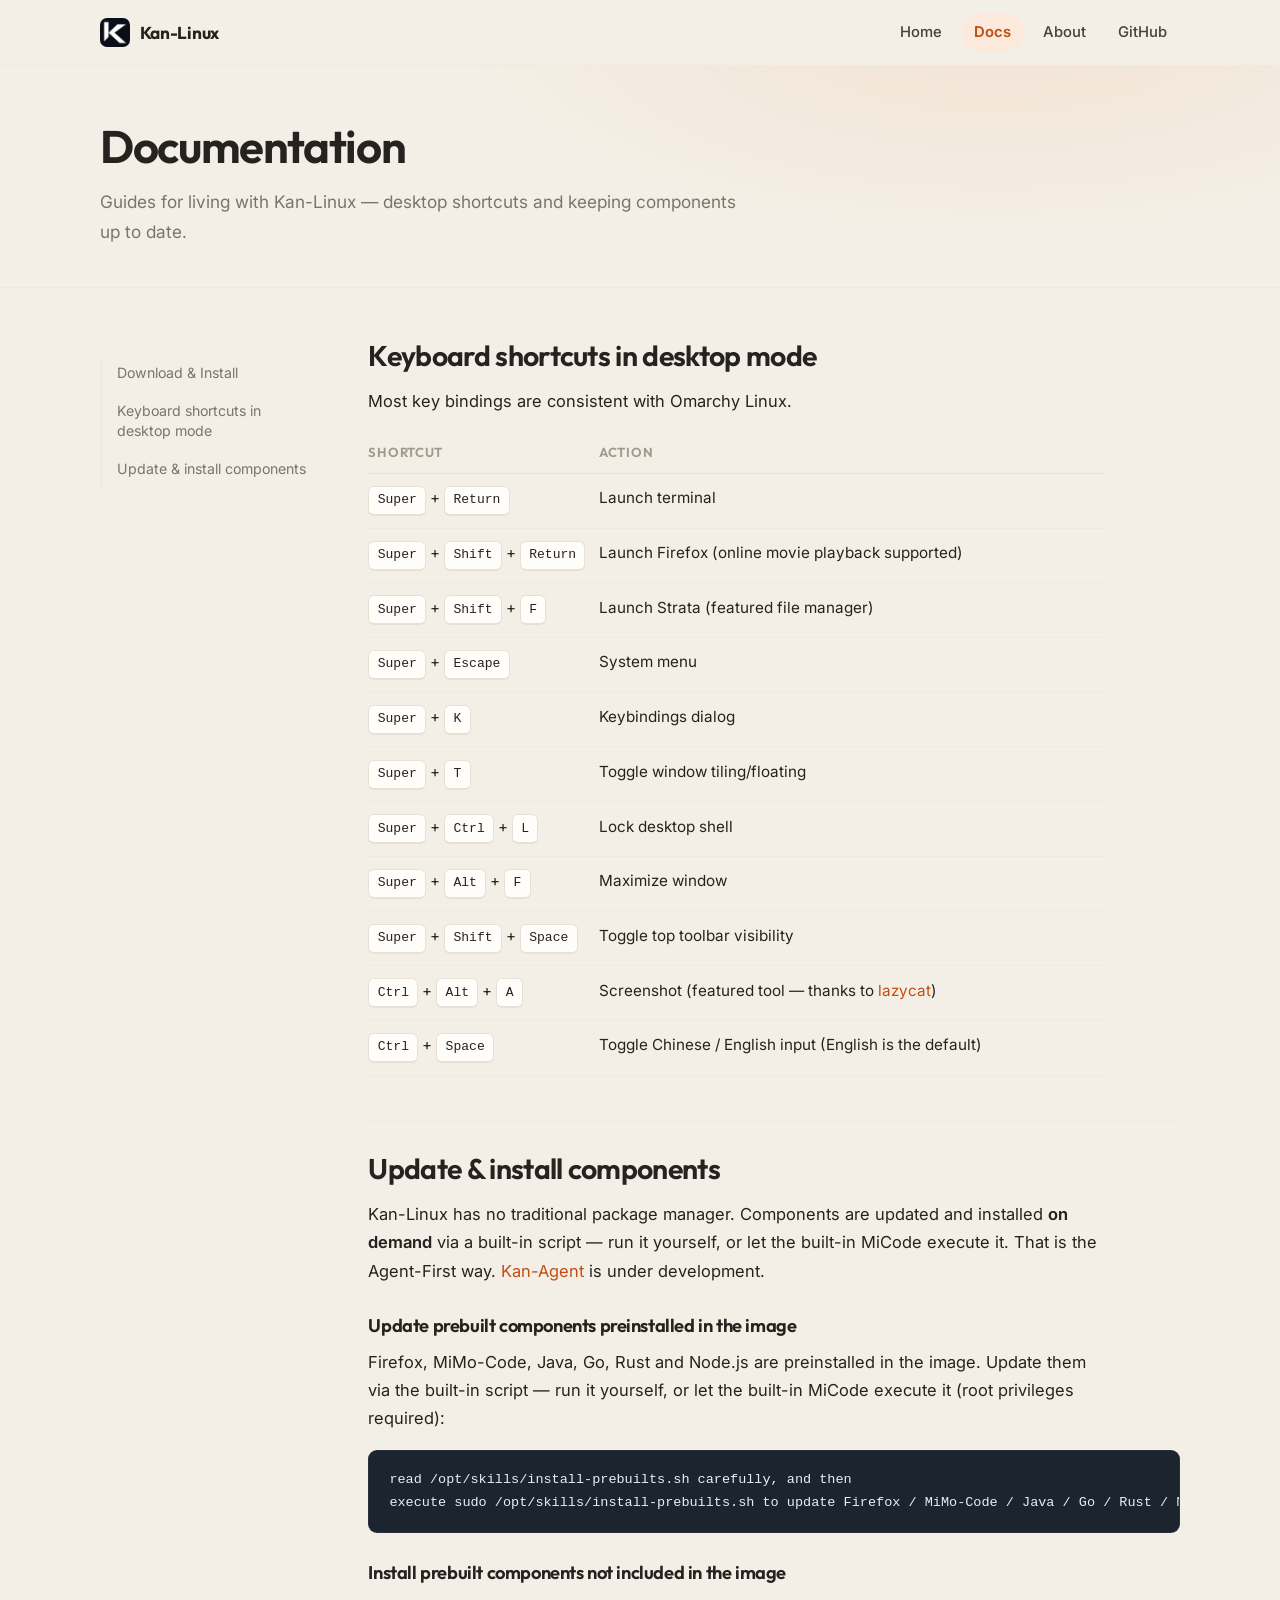
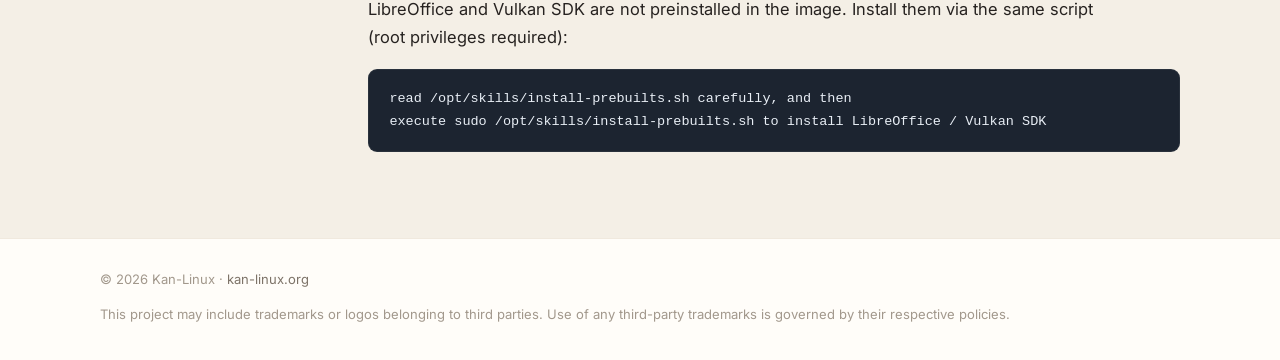
<file: docs.html>
<!DOCTYPE html>
<html lang="en">
<head>
  <meta charset="UTF-8">
  <meta name="viewport" content="width=device-width, initial-scale=1.0">
  <meta name="description" content="Kan-Linux documentation — keyboard shortcuts and keeping components up to date.">
  <meta name="theme-color" content="#f4efe6">
  <title>Documentation — Kan-Linux</title>
  <link rel="icon" type="image/png" href="assets/favicon.png">
  <link rel="preconnect" href="https://fonts.googleapis.com">
  <link rel="preconnect" href="https://fonts.gstatic.com" crossorigin>
  <link href="https://fonts.googleapis.com/css2?family=Inter:wght@400;520;640&family=Outfit:wght@500;640;720&display=swap" rel="stylesheet">
  <link rel="stylesheet" href="css/style.css">
</head>
<body>

<a class="skip-link" href="#main">Skip to content</a>

<header class="site-header">
  <div class="wrap nav">
    <a class="brand" href="index.html" aria-label="Kan-Linux home">
      <img class="brand-mark" src="assets/kanlinux-mark.png" alt="">
      <span>Kan-Linux</span>
    </a>
    <ul class="nav-links">
      <li><a href="index.html">Home</a></li>
      <li><a href="docs.html" aria-current="page">Docs</a></li>
      <li><a href="about.html">About</a></li>
      <li><a href="https://github.com/kan-linux/kan" target="_blank" rel="noopener">GitHub</a></li>
    </ul>
  </div>
</header>

<main id="main">

  <section class="page-hero">
    <div class="wrap">
      <h1>Documentation</h1>
      <p class="lead">
        Guides for living with Kan-Linux — desktop shortcuts and keeping components
        up to date.
      </p>
    </div>
  </section>

  <div class="prose">
    <div class="wrap docs-layout">
      <nav class="toc" aria-label="On this page">
        <ul>
          <li><a href="download-and-install.html">Download &amp; Install</a></li>
          <li><a href="#shortcuts">Keyboard shortcuts in desktop mode</a></li>
          <li><a href="#components">Update &amp; install components</a></li>
        </ul>
      </nav>

      <div>
        <!-- ============================================================ -->
        <h2 id="shortcuts">Keyboard shortcuts in desktop mode</h2>
        <p>Most key bindings are consistent with Omarchy Linux.</p>

        <table class="kbd-table">
          <thead>
            <tr><th>Shortcut</th><th>Action</th></tr>
          </thead>
          <tbody>
            <tr><td><kbd>Super</kbd> + <kbd>Return</kbd></td><td>Launch terminal</td></tr>
            <tr><td><kbd>Super</kbd> + <kbd>Shift</kbd> + <kbd>Return</kbd></td><td>Launch Firefox (online movie playback supported)</td></tr>
            <tr><td><kbd>Super</kbd> + <kbd>Shift</kbd> + <kbd>F</kbd></td><td>Launch Strata (featured file manager)</td></tr>
            <tr><td><kbd>Super</kbd> + <kbd>Escape</kbd></td><td>System menu</td></tr>
            <tr><td><kbd>Super</kbd> + <kbd>K</kbd></td><td>Keybindings dialog</td></tr>
            <tr><td><kbd>Super</kbd> + <kbd>T</kbd></td><td>Toggle window tiling/floating</td></tr>
            <tr><td><kbd>Super</kbd> + <kbd>Ctrl</kbd> + <kbd>L</kbd></td><td>Lock desktop shell</td></tr>
            <tr><td><kbd>Super</kbd> + <kbd>Alt</kbd> + <kbd>F</kbd></td><td>Maximize window</td></tr>
            <tr><td><kbd>Super</kbd> + <kbd>Shift</kbd> + <kbd>Space</kbd></td><td>Toggle top toolbar visibility</td></tr>
            <tr><td><kbd>Ctrl</kbd> + <kbd>Alt</kbd> + <kbd>A</kbd></td><td>Screenshot (featured tool — thanks to <a href="https://github.com/manateelazycat" target="_blank" rel="noopener">lazycat</a>)</td></tr>
            <tr><td><kbd>Ctrl</kbd> + <kbd>Space</kbd></td><td>Toggle Chinese / English input (English is the default)</td></tr>
          </tbody>
        </table>

        <!-- ============================================================ -->
        <h2 id="components">Update &amp; install components</h2>
        <p>
          Kan-Linux has no traditional package manager. Components are updated and
          installed <strong>on demand</strong> via a built-in script — run it yourself,
          or let the built-in MiCode execute it. That is the Agent-First way.
          <a href="https://github.com/kan-linux/kan-agent" target="_blank" rel="noopener">Kan-Agent</a>
          is under development.
        </p>

        <h3>Update prebuilt components preinstalled in the image</h3>
        <p>
          Firefox, MiMo-Code, Java, Go, Rust and Node.js are preinstalled in the
          image. Update them via the built-in script — run it yourself, or let
          the built-in MiCode execute it (root privileges required):
        </p>
        <pre><code>read /opt/skills/install-prebuilts.sh carefully, and then
execute sudo /opt/skills/install-prebuilts.sh to update Firefox / MiMo-Code / Java / Go / Rust / Node.js</code></pre>

        <h3>Install prebuilt components not included in the image</h3>
        <p>
          LibreOffice and Vulkan SDK are not preinstalled in the image. Install
          them via the same script (root privileges required):
        </p>
        <pre><code>read /opt/skills/install-prebuilts.sh carefully, and then
execute sudo /opt/skills/install-prebuilts.sh to install LibreOffice / Vulkan SDK</code></pre>

      </div>
    </div>
  </div>

</main>

<footer class="site-footer">
  <div class="wrap">
    <div class="footer-bottom">
      <span>© 2026 Kan-Linux · <a href="https://kan-linux.org">kan-linux.org</a></span>
      <span>
        This project may include trademarks or logos belonging to third parties.
        Use of any third-party trademarks is governed by their respective policies.
      </span>
    </div>
  </div>
</footer>

</body>
</html>
</file>
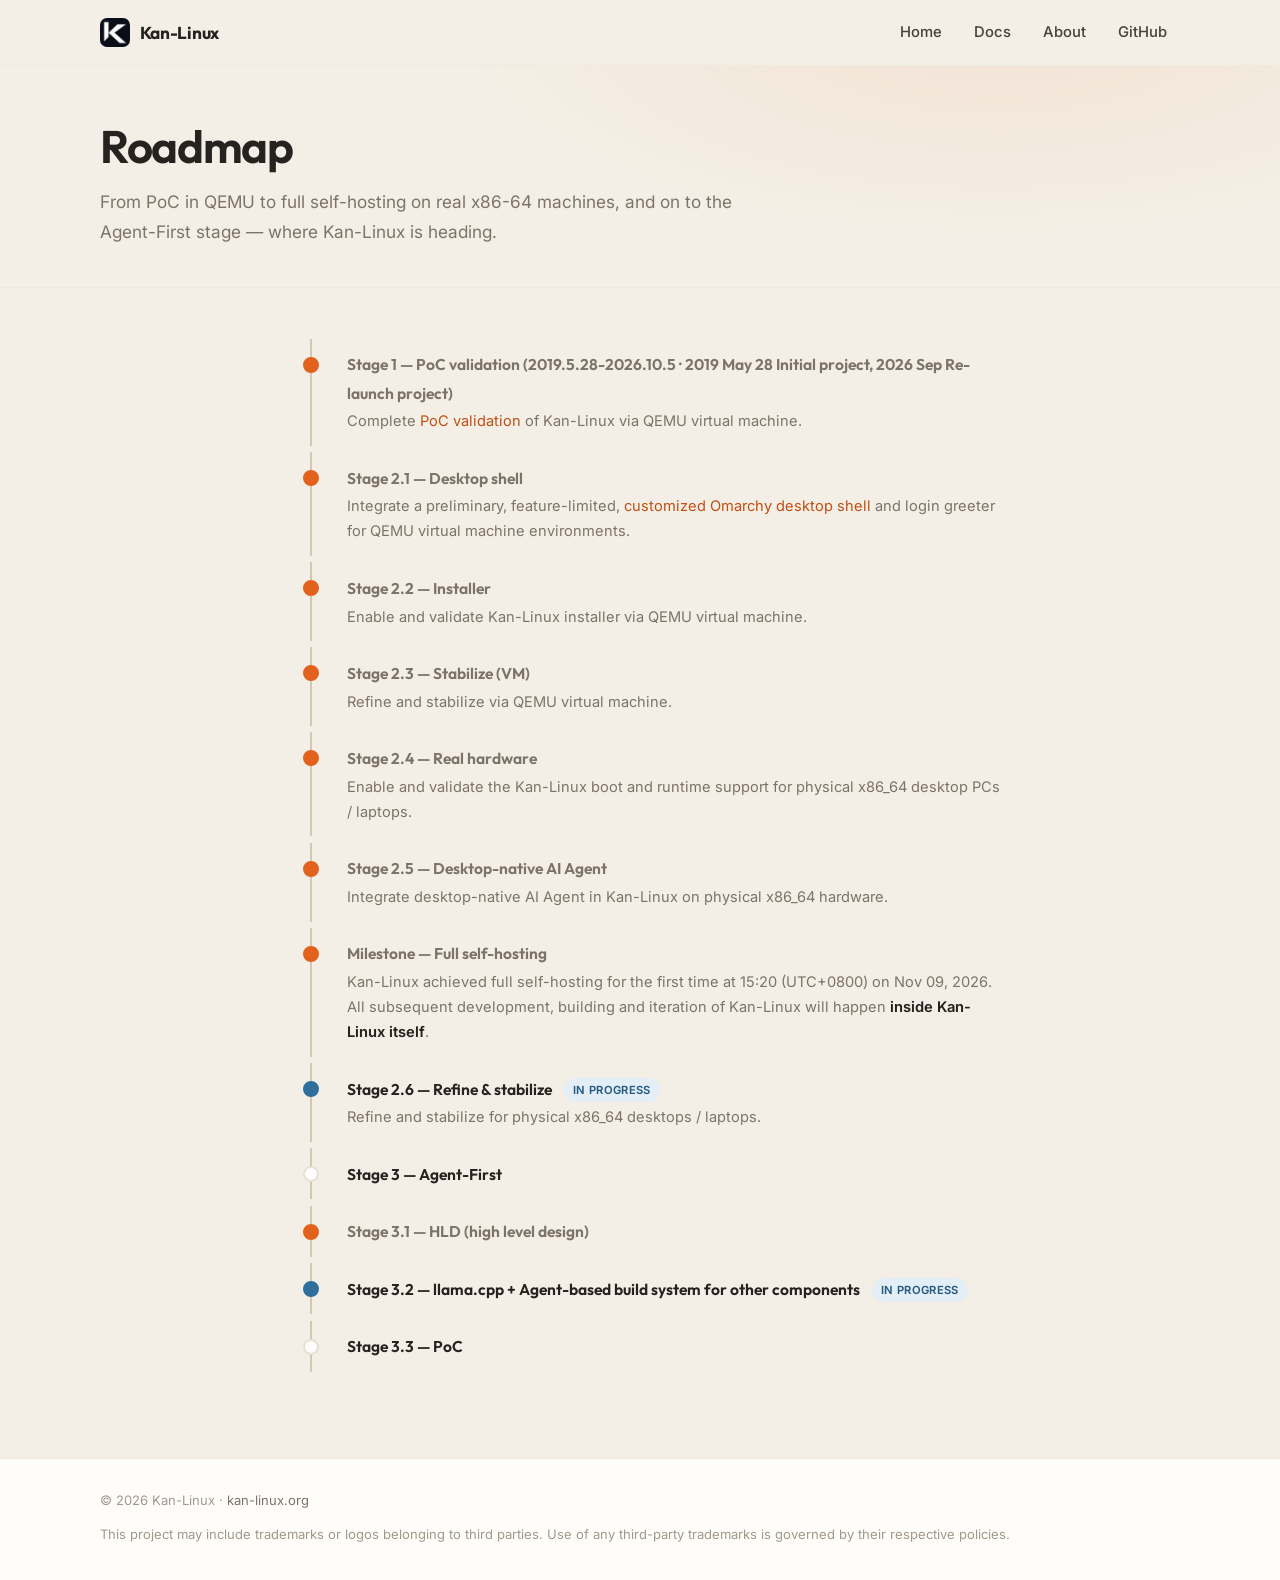
<file: roadmap.html>
<!DOCTYPE html>
<html lang="en">
<head>
  <meta charset="UTF-8">
  <meta name="viewport" content="width=device-width, initial-scale=1.0">
  <meta name="description" content="Kan-Linux roadmap — from PoC in QEMU to full self-hosting and the Agent-First stage.">
  <meta name="theme-color" content="#f4efe6">
  <title>Roadmap — Kan-Linux</title>
  <link rel="icon" type="image/png" href="assets/favicon.png">
  <link rel="preconnect" href="https://fonts.googleapis.com">
  <link rel="preconnect" href="https://fonts.gstatic.com" crossorigin>
  <link href="https://fonts.googleapis.com/css2?family=Inter:wght@400;520;640&family=Outfit:wght@500;640;720&display=swap" rel="stylesheet">
  <link rel="stylesheet" href="css/style.css">
</head>
<body>

<a class="skip-link" href="#main">Skip to content</a>

<header class="site-header">
  <div class="wrap nav">
    <a class="brand" href="index.html" aria-label="Kan-Linux home">
      <img class="brand-mark" src="assets/kanlinux-mark.png" alt="">
      <span>Kan-Linux</span>
    </a>
    <ul class="nav-links">
      <li><a href="index.html">Home</a></li>
      <li><a href="docs.html">Docs</a></li>
      <li><a href="about.html">About</a></li>
      <li><a href="https://github.com/kan-linux/kan" target="_blank" rel="noopener">GitHub</a></li>
    </ul>
  </div>
</header>

<main id="main">

  <section class="page-hero">
    <div class="wrap">
      <h1>Roadmap</h1>
      <p class="lead">
        From PoC in QEMU to full self-hosting on real x86-64 machines,
        and on to the Agent-First stage — where Kan-Linux is heading.
      </p>
    </div>
  </section>

  <div class="prose">
    <div class="wrap-narrow">
      <ul class="roadmap">
        <li class="done">
          <span class="stage">Stage 1 — PoC validation (2019.5.28-2026.10.5 · 2019 May 28 Initial project, 2026 Sep Re-launch project)</span>
          <span class="desc">Complete <a href="https://github.com/kan-linux/kan/releases/tag/v0.2.6" target="_blank" rel="noopener">PoC validation</a> of Kan-Linux via QEMU virtual machine.</span>
        </li>
        <li class="done">
          <span class="stage">Stage 2.1 — Desktop shell</span>
          <span class="desc">Integrate a preliminary, feature-limited, <a href="https://github.com/kan-linux/omarchy/tree/kan" target="_blank" rel="noopener">customized Omarchy desktop shell</a> and login greeter for QEMU virtual machine environments.</span>
        </li>
        <li class="done">
          <span class="stage">Stage 2.2 — Installer</span>
          <span class="desc">Enable and validate Kan-Linux installer via QEMU virtual machine.</span>
        </li>
        <li class="done">
          <span class="stage">Stage 2.3 — Stabilize (VM)</span>
          <span class="desc">Refine and stabilize via QEMU virtual machine.</span>
        </li>
        <li class="done">
          <span class="stage">Stage 2.4 — Real hardware</span>
          <span class="desc">Enable and validate the Kan-Linux boot and runtime support for physical x86_64 desktop PCs / laptops.</span>
        </li>
        <li class="done">
          <span class="stage">Stage 2.5 — Desktop-native AI Agent</span>
          <span class="desc">Integrate desktop-native AI Agent in Kan-Linux on physical x86_64 hardware.</span>
        </li>
        <li class="done">
          <span class="stage">Milestone — Full self-hosting</span>
          <span class="desc">Kan-Linux achieved full self-hosting for the first time at 15:20 (UTC+0800) on Nov 09, 2026. All subsequent development, building and iteration of Kan-Linux will happen <strong>inside Kan-Linux itself</strong>.</span>
        </li>
        <li class="in-progress">
          <span class="stage">Stage 2.6 — Refine &amp; stabilize <span class="badge-progress">In progress</span></span>
          <span class="desc">Refine and stabilize for physical x86_64 desktops / laptops.</span>
        </li>
        <li>
          <span class="stage">Stage 3 — Agent-First</span>
        </li>
        <li class="done">
          <span class="stage">Stage 3.1 — HLD (high level design)</span>
        </li>
        <li class="in-progress">
          <span class="stage">Stage 3.2 — llama.cpp + Agent-based build system for other components <span class="badge-progress">In progress</span></span>
        </li>
        <li>
          <span class="stage">Stage 3.3 — PoC</span>
        </li>
      </ul>
    </div>
  </div>

</main>

<footer class="site-footer">
  <div class="wrap">
    <div class="footer-bottom">
      <span>© 2026 Kan-Linux · <a href="https://kan-linux.org">kan-linux.org</a></span>
      <span>
        This project may include trademarks or logos belonging to third parties.
        Use of any third-party trademarks is governed by their respective policies.
      </span>
    </div>
  </div>
</footer>

</body>
</html>
</file>
<file: css/style.css>
/* ============================================================
   Kan-Linux — bright, minimal, Asahi-inspired
   Pure CSS. No frameworks.
   ============================================================ */

:root {
  /* palette — warm paper + kan orange */
  --bg: #f4efe6;
  --bg-white: #fffdf9;
  --bg-cream: #ebe3d5;
  --bg-dark: #26221e;
  --bg-code: #1c2430;

  --text: #262220;
  --text-soft: #4a433c;
  --muted: #7d7368;
  --faint: #a2988c;

  --accent: #e2611c;
  --accent-deep: #c14e12;
  --accent-soft: #fbe9dc;
  --accent-line: #f0c3a4;

  --progress: #2e6f9e;
  --progress-deep: #245a80;
  --progress-soft: #e4eef6;

  --border: #e8e0d4;
  --border-soft: #f0e9de;

  --radius: 14px;
  --radius-sm: 9px;
  --max: 1080px;
  --max-text: 720px;

  --shadow-card: 0 1px 2px rgba(60, 45, 30, 0.04),
                 0 8px 28px rgba(60, 45, 30, 0.06);
  --shadow-pop: 0 2px 6px rgba(60, 45, 30, 0.06),
                0 18px 48px rgba(60, 45, 30, 0.10);

  --font-display: "Outfit", "Noto Sans", "PingFang SC", "Hiragino Sans GB",
                  "Microsoft YaHei", sans-serif;
  --font-body: "Inter", "Noto Sans", "PingFang SC", "Hiragino Sans GB",
               "Microsoft YaHei", sans-serif;
  --mono: ui-monospace, "SFMono-Regular", Menlo, Consolas, "Liberation Mono",
          monospace;
}

* { box-sizing: border-box; }

html {
  scroll-behavior: smooth;
  -webkit-text-size-adjust: 100%;
}

body {
  margin: 0;
  background: var(--bg);
  color: var(--text);
  font-family: var(--font-body);
  font-size: 16.5px;
  line-height: 1.72;
  -webkit-font-smoothing: antialiased;
  -moz-osx-font-smoothing: grayscale;
}

img { max-width: 100%; height: auto; display: block; }

a {
  color: var(--accent-deep);
  text-decoration: none;
}
a:hover { text-decoration: underline; }

p { margin: 0 0 1.05em; }

h1, h2, h3, h4 {
  font-family: var(--font-display);
  font-weight: 640;
  letter-spacing: -0.022em;
  line-height: 1.22;
  margin: 0 0 0.55em;
  color: var(--text);
}

code, pre {
  font-family: var(--mono);
  font-size: 0.88em;
}

code {
  background: var(--accent-soft);
  color: var(--accent-deep);
  padding: 0.12em 0.42em;
  border-radius: 5px;
}

pre {
  background: var(--bg-code);
  color: #e8eef5;
  padding: 1.05rem 1.25rem;
  border-radius: var(--radius-sm);
  overflow-x: auto;
  max-width: 100%;
  line-height: 1.62;
  margin: 0 0 1.15rem;
  border: 1px solid rgba(255, 255, 255, 0.06);
}

pre code {
  background: none;
  color: inherit;
  padding: 0;
  font-size: 0.845rem;
}

hr {
  border: none;
  border-top: 1px solid var(--border);
  margin: 2.25rem 0;
}

/* ---------- layout ---------- */

.wrap {
  width: min(var(--max), calc(100% - 3rem));
  margin: 0 auto;
}

.wrap-narrow {
  width: min(var(--max-text), calc(100% - 3rem));
  margin: 0 auto;
}

.skip-link {
  position: absolute;
  left: -999px;
  top: 0.65rem;
  background: var(--accent);
  color: #fff;
  padding: 0.5rem 0.95rem;
  border-radius: 8px;
  font-weight: 600;
  z-index: 200;
}
.skip-link:focus { left: 0.75rem; text-decoration: none; }

/* ---------- header ---------- */

.site-header {
  position: sticky;
  top: 0;
  z-index: 100;
  background: rgba(244, 239, 230, 0.9);
  backdrop-filter: blur(16px) saturate(1.35);
  -webkit-backdrop-filter: blur(16px) saturate(1.35);
  border-bottom: 1px solid var(--border-soft);
}

.nav {
  display: flex;
  align-items: center;
  gap: 1.5rem;
  padding: 0.85rem 0;
}

.brand {
  display: inline-flex;
  align-items: center;
  gap: 0.62rem;
  color: var(--text);
  font-family: var(--font-display);
  font-weight: 700;
  font-size: 1.08rem;
  letter-spacing: -0.015em;
  text-decoration: none;
}
.brand:hover { text-decoration: none; }

.brand-mark {
  width: 1.85rem;
  height: 1.85rem;
  border-radius: 7px;
  object-fit: cover;
}

.nav-links {
  display: flex;
  align-items: center;
  gap: 0.35rem;
  list-style: none;
  margin: 0 0 0 auto;
  padding: 0;
}

.nav-links a {
  display: inline-block;
  padding: 0.38rem 0.82rem;
  border-radius: 999px;
  color: var(--text-soft);
  font-size: 0.925rem;
  font-weight: 520;
  text-decoration: none;
  transition: background 0.15s ease, color 0.15s ease;
}
.nav-links a:hover {
  background: var(--accent-soft);
  color: var(--accent-deep);
  text-decoration: none;
}
.nav-links a[aria-current="page"] {
  background: var(--accent-soft);
  color: var(--accent-deep);
  font-weight: 620;
}

/* ---------- buttons ---------- */

.btn {
  display: inline-flex;
  align-items: center;
  justify-content: center;
  gap: 0.5rem;
  padding: 0.72rem 1.35rem;
  border-radius: 999px;
  font-family: var(--font-display);
  font-size: 0.985rem;
  font-weight: 620;
  letter-spacing: -0.01em;
  text-decoration: none;
  border: 1.5px solid transparent;
  cursor: pointer;
  transition: transform 0.15s ease, box-shadow 0.15s ease,
              background 0.15s ease, border-color 0.15s ease, color 0.15s ease;
  white-space: nowrap;
}
.btn:hover {
  text-decoration: none;
  transform: translateY(-1.5px);
}
.btn-primary {
  background: var(--accent);
  color: #fff;
  box-shadow: 0 6px 18px rgba(226, 97, 28, 0.28);
}
.btn-primary:hover {
  background: var(--accent-deep);
  box-shadow: 0 10px 26px rgba(226, 97, 28, 0.34);
  color: #fff;
}
.btn-ghost {
  background: transparent;
  color: var(--text);
  border-color: var(--border);
}
.btn-ghost:hover {
  border-color: var(--accent);
  color: var(--accent-deep);
  background: var(--accent-soft);
}

/* ---------- hero / eye-catch ---------- */

.eye-catch {
  padding: 4.6rem 0 4.25rem;
  background:
    radial-gradient(1100px 480px at 82% -12%, rgba(226, 97, 28, 0.10), transparent 62%),
    radial-gradient(760px 420px at 6% 110%, rgba(226, 97, 28, 0.06), transparent 58%),
    var(--bg);
  border-bottom: 1px solid var(--border-soft);
}

.eye-catch-grid {
  display: grid;
  grid-template-columns: minmax(0, 1.06fr) minmax(0, 0.94fr);
  gap: 3.25rem;
  align-items: center;
}
.eye-catch-grid > * { min-width: 0; }

.eyebrow {
  display: inline-flex;
  align-items: center;
  gap: 0.45rem;
  padding: 0.32rem 0.85rem;
  border-radius: 999px;
  background: var(--accent-soft);
  color: var(--accent-deep);
  font-size: 0.82rem;
  font-weight: 640;
  letter-spacing: 0.015em;
  margin: 0 0 1.15rem;
}

.eyebrow::before {
  content: "";
  width: 0.48rem;
  height: 0.48rem;
  border-radius: 50%;
  background: var(--accent);
}

.eye-catch h1 {
  font-size: clamp(2.35rem, 5.6vw, 3.55rem);
  font-weight: 720;
  letter-spacing: -0.032em;
  line-height: 1.08;
  margin: 0 0 1.15rem;
}

.eye-catch h1 .accent { color: var(--accent); }

.eye-catch .tagline {
  font-family: var(--font-display);
  font-size: clamp(1.12rem, 2.4vw, 1.42rem);
  font-weight: 540;
  color: var(--text-soft);
  letter-spacing: -0.015em;
  line-height: 1.42;
  margin: 0 0 1.15rem;
  max-width: 30rem;
}

.eye-catch .lead {
  color: var(--muted);
  font-size: 1.025rem;
  max-width: 33rem;
  margin: 0 0 1.65rem;
}

.eye-catch .lead b {
  color: var(--text);
  font-weight: 640;
}

.hero-actions {
  display: flex;
  flex-wrap: wrap;
  gap: 0.75rem;
  margin-bottom: 1.75rem;
}

/* install / get command */
.get-command {
  display: flex;
  align-items: stretch;
  background: var(--bg-code);
  border-radius: var(--radius-sm);
  overflow: hidden;
  border: 1px solid rgba(255, 255, 255, 0.07);
  max-width: 34rem;
}

.get-command .label {
  flex: 0 0 auto;
  display: flex;
  align-items: center;
  padding: 0.72rem 0.95rem;
  background: rgba(255, 255, 255, 0.055);
  color: #8fa3b8;
  font-family: var(--mono);
  font-size: 0.78rem;
  letter-spacing: 0.02em;
  border-right: 1px solid rgba(255, 255, 255, 0.07);
  user-select: none;
}

.get-command code {
  flex: 1;
  min-width: 0;
  display: flex;
  align-items: center;
  padding: 0.72rem 1.05rem;
  background: none;
  color: #e8eef5;
  font-size: 0.825rem;
  overflow-x: auto;
  white-space: nowrap;
}

.hero-note {
  margin: 0.85rem 0 0;
  font-size: 0.875rem;
  color: var(--faint);
}

.hero-note a { color: var(--muted); text-decoration: underline; text-underline-offset: 2px; }
.hero-note a:hover { color: var(--accent-deep); }

/* hero illustration */
.hero-art {
  display: flex;
  justify-content: center;
  align-items: center;
}
.hero-art svg {
  width: 100%;
  max-width: 480px;
  height: auto;
  filter: drop-shadow(0 18px 36px rgba(60, 45, 30, 0.10));
}

/* ---------- sections ---------- */

.section {
  padding: 4.15rem 0;
}

.section-cream { background: var(--bg-cream); }
.section-white { background: var(--bg-white); }

.section-dark {
  background: var(--bg-dark);
  color: #f2ece4;
}
.section-dark h1,
.section-dark h2,
.section-dark h3 { color: #fdfbf7; }
.section-dark p { color: rgba(242, 236, 228, 0.78); }
.section-dark .more-link { color: #f2a276; }
.section-dark .more-link:hover { color: #ffc9a8; }

.center-title {
  text-align: center;
  margin-bottom: 2.35rem;
}

.center-title h2 {
  font-size: clamp(1.72rem, 3.8vw, 2.28rem);
  letter-spacing: -0.028em;
  margin: 0 0 0.55rem;
}

.center-title .sub {
  margin: 0 auto;
  max-width: 34rem;
  color: var(--muted);
  font-size: 1.02rem;
}
.section-dark .center-title .sub { color: rgba(242, 236, 228, 0.62); }

.more-link {
  display: inline-flex;
  align-items: center;
  gap: 0.32rem;
  color: var(--accent-deep);
  font-weight: 620;
  font-size: 0.955rem;
  text-decoration: none;
}
.more-link::after {
  content: "→";
  transition: transform 0.15s ease;
}
.more-link:hover {
  text-decoration: none;
}
.more-link:hover::after {
  transform: translateX(3px);
}

/* ---------- cards ---------- */

.card {
  background: var(--bg-white);
  border: 1px solid var(--border-soft);
  border-radius: var(--radius);
  padding: 1.85rem 1.75rem;
  box-shadow: var(--shadow-card);
  transition: transform 0.18s ease, box-shadow 0.18s ease;
}
.card:hover {
  transform: translateY(-3px);
  box-shadow: var(--shadow-pop);
}

.card-center {
  max-width: 620px;
  margin: 0 auto;
  text-align: center;
  padding: 2.35rem 2.15rem;
}

.card-icon {
  display: inline-flex;
  align-items: center;
  justify-content: center;
  width: 3.35rem;
  height: 3.35rem;
  border-radius: 13px;
  background: var(--accent-soft);
  color: var(--accent-deep);
  margin-bottom: 1.15rem;
}
.card-icon svg {
  width: 1.65rem;
  height: 1.65rem;
  stroke: currentColor;
  fill: none;
  stroke-width: 1.75;
  stroke-linecap: round;
  stroke-linejoin: round;
}

.section-dark .card {
  background: rgba(255, 255, 255, 0.055);
  border-color: rgba(255, 255, 255, 0.10);
  box-shadow: none;
  color: rgba(242, 236, 228, 0.88);
}
.section-dark .card:hover {
  background: rgba(255, 255, 255, 0.085);
}
.section-dark .card-icon {
  background: rgba(226, 97, 28, 0.22);
  color: #f2a276;
}

.card h3 {
  font-size: 1.18rem;
  margin: 0 0 0.55rem;
}
.card p {
  color: var(--muted);
  font-size: 0.955rem;
  margin: 0 0 1.15rem;
}
.section-dark .card p { color: rgba(242, 236, 228, 0.68); }
.card p:last-child { margin-bottom: 0; }

/* card grids */
.grid-2 {
  display: grid;
  grid-template-columns: repeat(2, minmax(0, 1fr));
  gap: 1.35rem;
}

.grid-3 {
  display: grid;
  grid-template-columns: repeat(3, minmax(0, 1fr));
  gap: 1.35rem;
}

.grid-4 {
  display: grid;
  grid-template-columns: repeat(4, minmax(0, 1fr));
  gap: 1.25rem;
}

/* wide center card with side-by-side content */
.split-card {
  display: grid;
  grid-template-columns: auto 1fr auto;
  gap: 1.65rem;
  align-items: center;
  max-width: 860px;
  margin: 0 auto;
  text-align: left;
  padding: 2.15rem 2.25rem;
}
.split-card .card-icon { margin-bottom: 0; }
.split-card h3 { margin-bottom: 0.35rem; }
.split-card p { margin-bottom: 0; }

/* ---------- download strip ---------- */

.version-pill {
  display: inline-flex;
  align-items: center;
  gap: 0.45rem;
  padding: 0.38rem 0.95rem;
  border-radius: 999px;
  background: var(--accent-soft);
  color: var(--accent-deep);
  font-family: var(--mono);
  font-size: 0.825rem;
  font-weight: 620;
  margin-bottom: 1.15rem;
}

/* ---------- principle cards ---------- */

.principle .card-icon {
  width: 3.15rem;
  height: 3.15rem;
  border-radius: 11px;
}
.principle h3 {
  font-size: 1.085rem;
  letter-spacing: -0.012em;
}
.principle p {
  font-size: 0.925rem;
  margin-bottom: 0;
}

/* ---------- docs link list ---------- */

.doc-links {
  display: grid;
  grid-template-columns: repeat(2, minmax(0, 1fr));
  gap: 0.95rem;
  list-style: none;
  margin: 0;
  padding: 0;
  text-align: left;
}

.doc-links a {
  display: flex;
  align-items: flex-start;
  gap: 0.85rem;
  padding: 1.05rem 1.2rem;
  background: var(--bg-white);
  border: 1px solid var(--border-soft);
  border-radius: var(--radius-sm);
  color: var(--text);
  text-decoration: none;
  transition: border-color 0.15s ease, transform 0.15s ease, box-shadow 0.15s ease;
}
.doc-links a:hover {
  border-color: var(--accent-line);
  transform: translateY(-2px);
  box-shadow: var(--shadow-card);
  text-decoration: none;
}

.doc-links .ico {
  flex: 0 0 auto;
  width: 2.15rem;
  height: 2.15rem;
  display: flex;
  align-items: center;
  justify-content: center;
  border-radius: 8px;
  background: var(--accent-soft);
  color: var(--accent-deep);
}
.doc-links .ico svg {
  width: 1.12rem;
  height: 1.12rem;
  stroke: currentColor;
  fill: none;
  stroke-width: 1.85;
  stroke-linecap: round;
  stroke-linejoin: round;
}

.doc-links .t {
  display: block;
  font-family: var(--font-display);
  font-weight: 620;
  font-size: 0.975rem;
  letter-spacing: -0.012em;
  margin-bottom: 0.15rem;
}
.doc-links .d {
  display: block;
  color: var(--muted);
  font-size: 0.865rem;
  line-height: 1.5;
}

/* ---------- page hero (inner pages) ---------- */

.page-hero {
  padding: 3.35rem 0 2.55rem;
  background:
    radial-gradient(900px 360px at 78% -20%, rgba(226, 97, 28, 0.09), transparent 60%),
    var(--bg);
  border-bottom: 1px solid var(--border-soft);
}

.page-hero h1 {
  font-size: clamp(2.05rem, 4.6vw, 2.85rem);
  letter-spacing: -0.03em;
  margin: 0 0 0.75rem;
}

.page-hero .lead {
  color: var(--muted);
  font-size: 1.08rem;
  max-width: 40rem;
  margin: 0;
}

/* ---------- prose (docs / about pages) ---------- */

.prose {
  padding: 3.15rem 0 4.25rem;
}

.prose h2 {
  font-size: clamp(1.42rem, 3vw, 1.78rem);
  letter-spacing: -0.024em;
  margin: 2.85rem 0 0.85rem;
  padding-top: 1.85rem;
  border-top: 1px solid var(--border-soft);
  scroll-margin-top: 5.25rem;
}
.prose h2:first-of-type {
  margin-top: 0;
  padding-top: 0;
  border-top: none;
}

.prose h3 {
  font-size: 1.145rem;
  margin: 1.85rem 0 0.65rem;
  scroll-margin-top: 5.25rem;
}

.prose p,
.prose ul,
.prose ol {
  max-width: 46rem;
}

.prose ul, .prose ol {
  margin: 0 0 1.15rem;
  padding-left: 1.35rem;
}
.prose li { margin-bottom: 0.38rem; }
.prose li::marker { color: var(--accent); }

.prose strong { font-weight: 640; color: var(--text); }

/* TOC sidebar */
.docs-layout {
  display: grid;
  grid-template-columns: 218px minmax(0, 1fr);
  gap: 3.15rem;
  align-items: start;
}
.docs-layout > * { min-width: 0; }

.toc {
  position: sticky;
  top: 5.25rem;
  padding: 1.15rem 0;
}

.toc ul {
  list-style: none;
  margin: 0;
  padding: 0;
  border-left: 2px solid var(--border-soft);
}

.toc a {
  display: block;
  padding: 0.36rem 0 0.36rem 0.95rem;
  margin-left: -2px;
  border-left: 2px solid transparent;
  color: var(--muted);
  font-size: 0.885rem;
  line-height: 1.45;
  text-decoration: none;
  transition: color 0.12s ease, border-color 0.12s ease;
}
.toc a:hover {
  color: var(--accent-deep);
  border-left-color: var(--accent-line);
  text-decoration: none;
}

/* callout / note */
.callout {
  background: var(--accent-soft);
  border-left: 3.5px solid var(--accent);
  border-radius: 0 var(--radius-sm) var(--radius-sm) 0;
  padding: 1.05rem 1.25rem;
  margin: 0 0 1.35rem;
  max-width: 46rem;
  font-size: 0.955rem;
}
.callout p { margin: 0; }
.callout p + p { margin-top: 0.55rem; }
.callout strong { color: var(--accent-deep); }

/* keyboard table */
.kbd-table {
  width: 100%;
  max-width: 46rem;
  border-collapse: collapse;
  margin: 0 0 1.35rem;
  font-size: 0.955rem;
}
.kbd-table th {
  text-align: left;
  font-family: var(--font-display);
  font-size: 0.82rem;
  font-weight: 640;
  letter-spacing: 0.055em;
  text-transform: uppercase;
  color: var(--faint);
  padding: 0.55rem 0.85rem 0.55rem 0;
  border-bottom: 1.5px solid var(--border);
}
.kbd-table td {
  padding: 0.72rem 0.85rem 0.72rem 0;
  border-bottom: 1px solid var(--border-soft);
  vertical-align: top;
}
.kbd-table td:first-child {
  white-space: nowrap;
  width: 12.5rem;
}

kbd {
  display: inline-block;
  padding: 0.14rem 0.52rem;
  background: var(--bg-white);
  border: 1px solid var(--border);
  border-bottom-width: 2.5px;
  border-radius: 6px;
  font-family: var(--mono);
  font-size: 0.815rem;
  color: var(--text);
  white-space: nowrap;
}

/* screenshot */
.shot {
  border-radius: var(--radius-sm);
  border: 1px solid var(--border);
  overflow: hidden;
  margin: 0 0 1.35rem;
  box-shadow: var(--shadow-card);
  max-width: 46rem;
  background: var(--bg-cream);
}
.shot img { width: 100%; height: auto; display: block; }
.shot figcaption {
  padding: 0.65rem 1rem;
  font-size: 0.845rem;
  color: var(--muted);
  background: var(--bg-white);
  border-top: 1px solid var(--border-soft);
}

.shot-grid {
  display: grid;
  grid-template-columns: repeat(2, minmax(0, 1fr));
  gap: 1.15rem;
  max-width: 46rem;
  margin: 0 0 1.35rem;
}
.shot-grid .shot { margin: 0; }

/* roadmap */
.roadmap {
  list-style: none;
  margin: 0 0 1.35rem;
  padding: 0;
  max-width: 46rem;
}
/* roadmap — line and dots share one center axis (integer px, no rounding drift) */
.roadmap li {
  position: relative;
  padding: 0.72rem 0 0.72rem 2.15rem;
  border-left: 2px solid #d5c8b2;
  margin-left: 0.55rem;
}
.roadmap li::before {
  content: "";
  box-sizing: border-box;
  position: absolute;
  left: -9px;
  top: 18px;
  width: 16px;
  height: 16px;
  border-radius: 50%;
  background: var(--bg-white);
  border: 2px solid var(--border);
}
.roadmap li.done::before {
  background: var(--accent);
  border-color: var(--accent);
}
.roadmap li.done {
  color: var(--muted);
}
.roadmap li.done strong {
  color: var(--text);
}
.roadmap li.in-progress::before {
  background: var(--progress);
  border-color: var(--progress);
}
.roadmap .badge-progress {
  display: inline-block;
  margin-left: 0.55rem;
  padding: 0.14rem 0.58rem;
  border-radius: 999px;
  background: var(--progress-soft);
  color: var(--progress-deep);
  font-family: var(--font-body);
  font-size: 0.7rem;
  font-weight: 620;
  letter-spacing: 0.03em;
  text-transform: uppercase;
  vertical-align: 0.08em;
}
.roadmap .stage {
  font-family: var(--font-display);
  font-weight: 640;
  font-size: 0.975rem;
}
.roadmap .desc {
  display: block;
  color: var(--muted);
  font-size: 0.915rem;
  margin-top: 0.15rem;
}

/* contribution / link rows */
.link-row {
  display: flex;
  flex-wrap: wrap;
  gap: 0.75rem;
  margin: 1.15rem 0 1.55rem;
}

/* tag list */
.tag-list {
  display: flex;
  flex-wrap: wrap;
  gap: 0.5rem;
  list-style: none;
  margin: 0 0 1.35rem;
  padding: 0;
}
.tag-list li {
  padding: 0.32rem 0.82rem;
  background: var(--bg-white);
  border: 1px solid var(--border);
  border-radius: 999px;
  font-size: 0.845rem;
  color: var(--text-soft);
}
.tag-list a { color: var(--accent-deep); font-weight: 560; }

/* ---------- footer ---------- */

.site-footer {
  padding: 1.85rem 0 2.15rem;
  background: var(--bg-white);
  border-top: 1px solid var(--border-soft);
  color: var(--muted);
  font-size: 0.885rem;
}

.footer-bottom {
  display: flex;
  flex-wrap: wrap;
  gap: 0.75rem 1.75rem;
  justify-content: space-between;
  color: var(--faint);
  font-size: 0.815rem;
}
.footer-bottom a { color: var(--muted); }

/* ---------- responsive ---------- */

@media (max-width: 920px) {
  .eye-catch-grid {
    grid-template-columns: 1fr;
    gap: 2.55rem;
  }
  .hero-art { order: -1; }
  .hero-art svg { max-width: 360px; }

  .grid-4 { grid-template-columns: repeat(2, minmax(0, 1fr)); }

  .split-card {
    grid-template-columns: 1fr;
    text-align: center;
    justify-items: center;
  }

  .docs-layout {
    grid-template-columns: 1fr;
    gap: 0;
  }
  .toc {
    position: static;
    padding: 0 0 1.65rem;
    margin-bottom: 1.35rem;
    border-bottom: 1px solid var(--border-soft);
  }
  .toc ul {
    display: flex;
    flex-wrap: wrap;
    gap: 0.35rem;
    border-left: none;
  }
  .toc a {
    margin-left: 0;
    border-left: none;
    padding: 0.32rem 0.78rem;
    background: var(--bg-white);
    border: 1px solid var(--border-soft);
    border-radius: 999px;
    font-size: 0.825rem;
  }
  .toc a:hover { border-color: var(--accent-line); }
}

@media (max-width: 700px) {
  body { font-size: 16px; }

  .wrap, .wrap-narrow { width: calc(100% - 2.15rem); }

  .nav { gap: 0.75rem; }
  .nav-links {
    gap: 0;
    overflow-x: auto;
    -webkit-overflow-scrolling: touch;
    scrollbar-width: none;
    max-width: 60vw;
  }
  .nav-links::-webkit-scrollbar { display: none; }
  .nav-links a {
    padding: 0.32rem 0.62rem;
    font-size: 0.865rem;
  }

  .eye-catch { padding: 2.85rem 0 2.65rem; }
  .eye-catch h1 { font-size: 2.15rem; }

  .section { padding: 3.15rem 0; }

  .grid-2, .grid-3, .grid-4, .doc-links, .shot-grid {
    grid-template-columns: 1fr;
  }

  .hero-actions { flex-direction: column; align-items: stretch; }
  .hero-actions .btn { width: 100%; }

  .get-command { flex-direction: column; }
  .get-command .label {
    border-right: none;
    border-bottom: 1px solid rgba(255, 255, 255, 0.07);
    padding: 0.55rem 1rem;
  }

  .page-hero { padding: 2.35rem 0 1.85rem; }

  .kbd-table td:first-child {
    width: 8.5rem;
    white-space: normal;
  }
  .kbd { white-space: normal; }

  .footer-bottom { flex-direction: column; }
}
</file>
